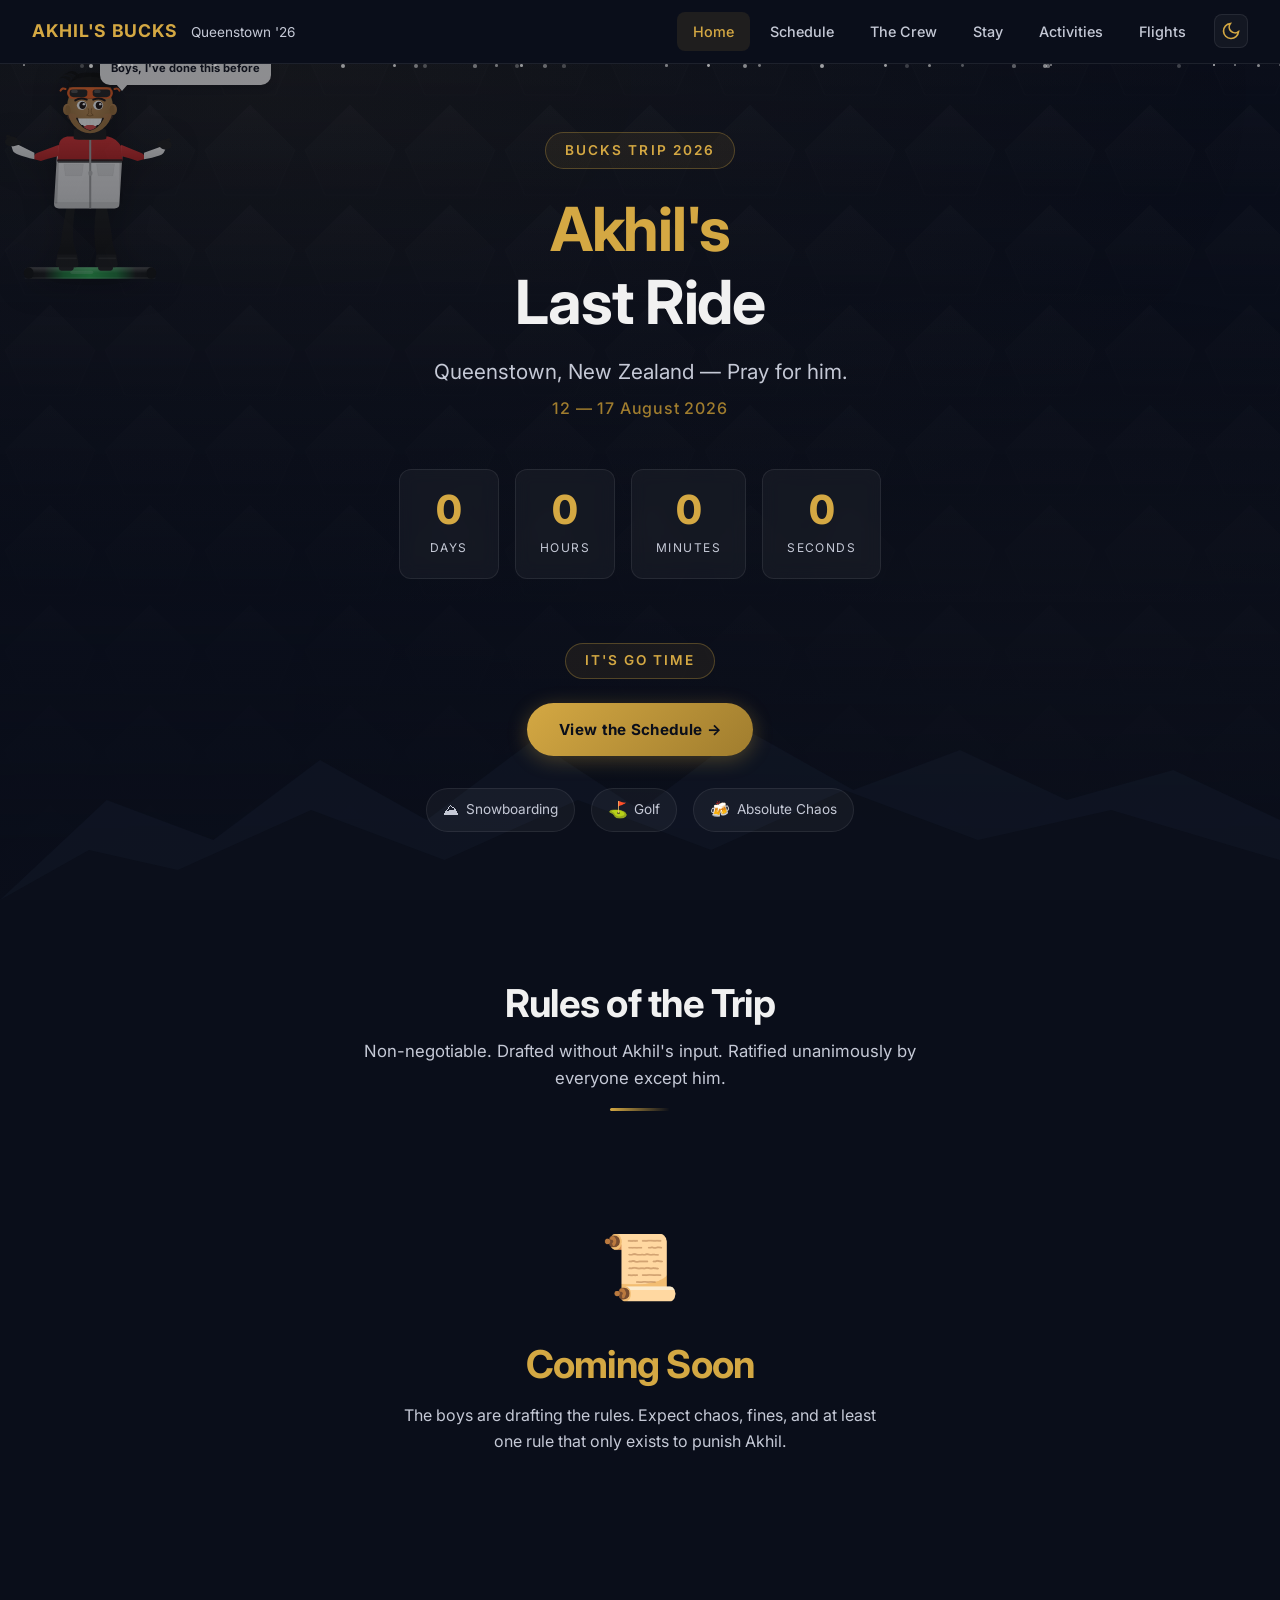
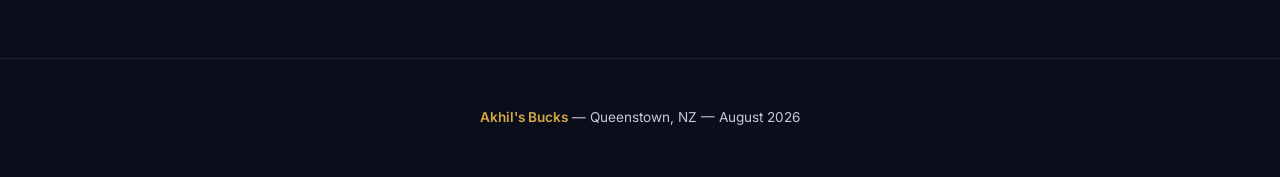
<file: index.html>
<!DOCTYPE html>
<html lang="en">
<head>
  <meta charset="UTF-8">
  <meta name="viewport" content="width=device-width, initial-scale=1.0">
  <title>Akhil's Bucks Trip — Queenstown 2026</title>
  <link rel="preconnect" href="https://fonts.googleapis.com">
  <link href="https://fonts.googleapis.com/css2?family=Inter:wght@400;500;600;700;800&display=swap" rel="stylesheet">
  <link rel="stylesheet" href="css/style.css">
  <script>(function(){var t=localStorage.getItem('akhilsbucks-theme')||'dark';document.documentElement.setAttribute('data-theme',t)})()</script>
</head>
<body>

  <!-- NAV -->
  <nav class="navbar">
    <a href="index.html" class="nav-brand">Akhil's Bucks <span>Queenstown '26</span></a>
    <div class="nav-right">
      <ul class="nav-links">
        <li><a href="index.html">Home</a></li>
        <li><a href="schedule.html">Schedule</a></li>
        <li><a href="crew.html">The Crew</a></li>
        <li><a href="accommodation.html">Stay</a></li>
        <li><a href="activities.html">Activities</a></li>
        <li><a href="flights.html">Flights</a></li>
      </ul>
      <button class="theme-toggle" id="theme-toggle" aria-label="Toggle light/dark theme">
        <svg class="theme-icon sun" viewBox="0 0 24 24" width="20" height="20" fill="none" stroke="currentColor" stroke-width="2"><circle cx="12" cy="12" r="5"/><path d="M12 1v2M12 21v2M4.22 4.22l1.42 1.42M18.36 18.36l1.42 1.42M1 12h2M21 12h2M4.22 19.78l1.42-1.42M18.36 5.64l1.42-1.42"/></svg>
        <svg class="theme-icon moon" viewBox="0 0 24 24" width="20" height="20" fill="none" stroke="currentColor" stroke-width="2"><path d="M21 12.79A9 9 0 1 1 11.21 3 7 7 0 0 0 21 12.79z"/></svg>
      </button>
    </div>
  </nav>

  <!-- Mobile nav -->
  <button class="mob-hamburger" id="mob-hamburger" aria-label="Open menu"><span></span><span></span><span></span></button>
  <div class="mob-overlay" id="mob-overlay">
    <button class="mob-overlay-close" id="mob-close" aria-label="Close menu">&times;</button>
    <a href="index.html">Home</a>
    <a href="schedule.html">Schedule</a>
    <a href="crew.html">The Crew</a>
    <a href="accommodation.html">Stay</a>
    <a href="activities.html">Activities</a>
    <a href="flights.html">Flights</a>
    <button class="mob-theme-link" aria-label="Toggle theme">
      <svg class="theme-icon sun" viewBox="0 0 24 24" width="22" height="22" fill="none" stroke="currentColor" stroke-width="2"><circle cx="12" cy="12" r="5"/><path d="M12 1v2M12 21v2M4.22 4.22l1.42 1.42M18.36 18.36l1.42 1.42M1 12h2M21 12h2M4.22 19.78l1.42-1.42M18.36 5.64l1.42-1.42"/></svg>
      <svg class="theme-icon moon" viewBox="0 0 24 24" width="22" height="22" fill="none" stroke="currentColor" stroke-width="2"><path d="M21 12.79A9 9 0 1 1 11.21 3 7 7 0 0 0 21 12.79z"/></svg>
    </button>
  </div>

  <main>
    <!-- HERO -->
    <section class="hero">

      <!-- SNOWFALL -->
      <div class="hero-snowfall" id="hero-snow-container"></div>

      <!-- SNOWBOARDER -->
      <div class="hero-boarder">
        <div class="hb-rider">
          <div class="hb-inner">
            <div class="hb-speech">Boys, I've done this before</div>
            <svg class="hb-svg" viewBox="0 0 220 280" xmlns="http://www.w3.org/2000/svg">
              <defs>
                <linearGradient id="hb-skin" x1="0" y1="0" x2="0.2" y2="1"><stop offset="0" stop-color="#b8844e"/><stop offset="1" stop-color="#9a6e3a"/></linearGradient>
                <radialGradient id="hb-face" cx="0.5" cy="0.4" r="0.5"><stop offset="0" stop-color="#c49058"/><stop offset="1" stop-color="#a07540"/></radialGradient>
                <linearGradient id="hb-jw" x1="0" y1="0" x2="0" y2="1"><stop offset="0" stop-color="#f5f5f5"/><stop offset=".5" stop-color="#e8e8e8"/><stop offset="1" stop-color="#dcdcdc"/></linearGradient>
                <linearGradient id="hb-jr" x1="0" y1="0" x2="0" y2="1"><stop offset="0" stop-color="#d43030"/><stop offset="1" stop-color="#b42020"/></linearGradient>
                <linearGradient id="hb-brd" x1="0" y1="0" x2="1" y2="0"><stop offset="0" stop-color="#111"/><stop offset=".15" stop-color="#1a1a1a"/><stop offset=".3" stop-color="#1f7a3a"/><stop offset=".5" stop-color="#2ca84e"/><stop offset=".7" stop-color="#1f7a3a"/><stop offset=".85" stop-color="#1a1a1a"/><stop offset="1" stop-color="#111"/></linearGradient>
                <linearGradient id="hb-bs" x1="0" y1="0" x2="0" y2="1"><stop offset="0" stop-color="rgba(255,255,255,0.25)"/><stop offset="1" stop-color="rgba(255,255,255,0)"/></linearGradient>
                <linearGradient id="hb-pnt" x1="0" y1="0" x2="0" y2="1"><stop offset="0" stop-color="#1a1a1a"/><stop offset="1" stop-color="#111"/></linearGradient>
              </defs>
              <g class="hb-bounce">
                <ellipse cx="110" cy="262" rx="50" ry="8" fill="rgba(0,0,0,0.15)"/>
                <g class="hb-board-tilt">
                  <rect x="30" y="248" width="160" height="14" rx="7" fill="url(#hb-brd)"/>
                  <rect x="30" y="248" width="160" height="7" rx="7" fill="url(#hb-bs)"/>
                  <rect x="30" y="260" width="160" height="2" rx="1" fill="rgba(255,255,255,0.1)"/>
                  <rect x="86" y="252" width="28" height="4" rx="2" fill="rgba(255,255,255,0.15)"/>
                  <rect x="72" y="244" width="18" height="8" rx="3" fill="#222"/><rect x="74" y="244" width="14" height="3" rx="1.5" fill="#333"/>
                  <rect x="120" y="244" width="18" height="8" rx="3" fill="#222"/><rect x="122" y="244" width="14" height="3" rx="1.5" fill="#333"/>
                  <ellipse cx="35" cy="255" rx="6" ry="7" fill="#111"/><ellipse cx="185" cy="255" rx="6" ry="7" fill="#111"/>
                  <g>
                    <circle class="hb-spray" cx="190" cy="252" r="4" fill="white" style="--sx:35px;--sy:-25px"/>
                    <circle class="hb-spray" cx="188" cy="256" r="3.5" fill="white" style="--sx:40px;--sy:-15px"/>
                    <circle class="hb-spray" cx="192" cy="248" r="3" fill="white" style="--sx:30px;--sy:-30px"/>
                    <circle class="hb-spray" cx="186" cy="260" r="2.5" fill="white" style="--sx:45px;--sy:-10px"/>
                    <circle class="hb-spray" cx="194" cy="254" r="2" fill="rgba(220,235,255,0.9)" style="--sx:50px;--sy:-20px"/>
                    <circle class="hb-spray" cx="184" cy="250" r="3" fill="white" style="--sx:25px;--sy:-28px"/>
                    <circle class="hb-spray" cx="196" cy="258" r="2.5" fill="rgba(220,235,255,0.8)" style="--sx:42px;--sy:-8px"/>
                    <circle class="hb-spray" cx="190" cy="246" r="2" fill="white" style="--sx:35px;--sy:-35px"/>
                    <circle class="hb-spray" cx="182" cy="254" r="3.5" fill="rgba(220,235,255,0.85)" style="--sx:38px;--sy:-18px"/>
                    <circle class="hb-spray" cx="198" cy="250" r="1.8" fill="white" style="--sx:48px;--sy:-25px"/>
                    <circle class="hb-spray" cx="188" cy="262" r="2.8" fill="rgba(220,235,255,0.7)" style="--sx:32px;--sy:-5px"/>
                    <circle class="hb-spray" cx="195" cy="244" r="2.2" fill="white" style="--sx:28px;--sy:-38px"/>
                  </g>
                </g>
                <path d="M70,232 L68,244 Q68,248 74,248 L92,248 Q96,248 96,244 L94,232 Z" fill="#1a1a1a"/>
                <path d="M118,232 L116,244 Q116,248 122,248 L140,248 Q144,248 144,244 L142,232 Z" fill="#1a1a1a"/>
                <rect x="70" y="236" width="24" height="2" rx="1" fill="#2a2a2a"/><rect x="120" y="236" width="22" height="2" rx="1" fill="#2a2a2a"/>
                <path d="M82,172 Q76,200 74,220 L70,232 L94,232 L90,220 Q88,200 92,172 Z" fill="url(#hb-pnt)"/>
                <path d="M118,172 Q114,200 116,220 L118,232 L142,232 L138,220 Q136,200 130,172 Z" fill="url(#hb-pnt)"/>
                <g class="hb-jacket-flap">
                  <path d="M72,100 Q70,98 70,104 L66,170 Q66,176 72,176 L140,176 Q146,176 146,170 L150,104 Q150,98 148,100 Z" fill="url(#hb-jw)"/>
                  <path d="M72,100 Q72,90 82,88 L132,88 Q142,90 148,100 L150,118 L70,118 Z" fill="url(#hb-jr)"/>
                  <rect x="70" y="116" width="80" height="4" rx="1" fill="#1a1a1a" opacity="0.8"/>
                  <rect x="109" y="88" width="2.5" height="88" rx="1" fill="#a0a0a0"/>
                  <rect x="108" y="130" width="5" height="6" rx="2" fill="#bbb"/>
                  <path d="M78,122 L102,122 L100,136 L80,136 Z" fill="rgba(0,0,0,0.06)" stroke="rgba(0,0,0,0.1)" stroke-width="0.5"/>
                  <path d="M118,122 L140,122 L138,136 L120,136 Z" fill="rgba(0,0,0,0.06)" stroke="rgba(0,0,0,0.1)" stroke-width="0.5"/>
                  <rect x="66" y="168" width="80" height="8" rx="2" fill="rgba(0,0,0,0.08)"/>
                  <path d="M66,120 L72,120 L70,170 L66,170 Z" fill="rgba(0,0,0,0.15)"/>
                  <path d="M146,120 L150,120 L150,170 L146,170 Z" fill="rgba(0,0,0,0.15)"/>
                </g>
                <g>
                  <path d="M72,98 L46,108 Q40,110 42,116 L50,118 Q56,116 72,112 Z" fill="url(#hb-jr)"/>
                  <path d="M42,108 L18,96 Q14,94 14,100 L16,106 Q18,110 42,116 Z" fill="url(#hb-jw)"/>
                  <rect x="14" y="94" width="12" height="5" rx="2" fill="#1a1a1a" transform="rotate(-15, 20, 97)"/>
                  <ellipse cx="14" cy="94" rx="8" ry="6" fill="#1a1a1a" transform="rotate(-10, 14, 94)"/>
                  <path d="M8,90 Q6,86 10,86 L14,88" fill="#1a1a1a"/>
                </g>
                <g>
                  <path d="M148,98 L172,108 Q178,110 176,116 L168,118 Q162,116 148,112 Z" fill="url(#hb-jr)"/>
                  <path d="M176,108 L198,100 Q202,98 202,104 L200,108 Q198,112 176,116 Z" fill="url(#hb-jw)"/>
                  <rect x="192" y="96" width="12" height="5" rx="2" fill="#1a1a1a" transform="rotate(15, 198, 99)"/>
                  <ellipse cx="202" cy="98" rx="8" ry="6" fill="#1a1a1a" transform="rotate(10, 202, 98)"/>
                  <path d="M208,94 Q210,90 206,90 L202,92" fill="#1a1a1a"/>
                </g>
                <rect x="96" y="74" width="28" height="18" rx="6" fill="url(#hb-skin)"/>
                <path d="M90,82 Q90,78 96,78 L124,78 Q130,78 130,82 L130,90 Q130,92 124,92 L96,92 Q90,92 90,90 Z" fill="#1a1a1a"/>
                <g class="hb-hair">
                  <ellipse cx="110" cy="52" rx="28" ry="32" fill="url(#hb-face)"/>
                  <ellipse cx="82" cy="55" rx="5" ry="7" fill="url(#hb-skin)"/><ellipse cx="83" cy="55" rx="3" ry="5" fill="#9a6e3a"/>
                  <ellipse cx="138" cy="55" rx="5" ry="7" fill="url(#hb-skin)"/><ellipse cx="137" cy="55" rx="3" ry="5" fill="#9a6e3a"/>
                  <ellipse cx="110" cy="28" rx="28" ry="14" fill="#0e0e0e"/>
                  <path d="M82,40 Q80,28 86,20 Q92,14 110,14 Q128,14 134,20 Q140,28 138,40" fill="#111"/>
                  <path d="M86,24 Q90,8 110,10 Q130,8 134,24 Q130,16 110,15 Q90,16 86,24 Z" fill="#0a0a0a"/>
                  <path d="M86,22 Q78,14 72,18 Q76,12 86,16 Z" fill="#0e0e0e"/>
                  <path d="M90,18 Q82,10 76,14 Q80,8 90,14 Z" fill="#111"/>
                  <path d="M96,16 Q86,8 80,12 Q88,4 96,12 Z" fill="#0a0a0a"/>
                  <path d="M80,30 Q76,28 74,32" stroke="#e85d20" stroke-width="2.5" fill="none" stroke-linecap="round"/>
                  <path d="M140,30 Q144,28 146,32" stroke="#e85d20" stroke-width="2.5" fill="none" stroke-linecap="round"/>
                  <rect x="82" y="28" width="56" height="14" rx="7" fill="#e85d20"/>
                  <rect x="85" y="30" width="22" height="10" rx="5" fill="#222"/><rect x="87" y="31" width="8" height="4" rx="2" fill="rgba(255,255,255,0.2)"/>
                  <rect x="113" y="30" width="22" height="10" rx="5" fill="#222"/><rect x="115" y="31" width="8" height="4" rx="2" fill="rgba(255,255,255,0.2)"/>
                  <rect x="107" y="33" width="6" height="5" rx="2" fill="#e85d20"/>
                  <rect x="84" y="28" width="52" height="3" rx="1.5" fill="#f07030" opacity="0.6"/>
                  <path d="M92,44 Q98,40 106,43" stroke="#1a1212" stroke-width="2.5" fill="none" stroke-linecap="round"/>
                  <path d="M114,43 Q122,40 128,44" stroke="#1a1212" stroke-width="2.5" fill="none" stroke-linecap="round"/>
                  <ellipse cx="100" cy="50" rx="6" ry="5.5" fill="white"/><ellipse cx="101" cy="50" rx="4" ry="4.5" fill="#1a1212"/><circle cx="102.5" cy="48.5" r="1.5" fill="white"/>
                  <ellipse cx="120" cy="50" rx="6" ry="5.5" fill="white"/><ellipse cx="121" cy="50" rx="4" ry="4.5" fill="#1a1212"/><circle cx="122.5" cy="48.5" r="1.5" fill="white"/>
                  <path d="M108,54 Q110,60 106,62 Q110,64 114,62 Q110,60 112,54" fill="none" stroke="#8a6030" stroke-width="1.2" stroke-linecap="round"/>
                  <path d="M94,66 Q100,78 110,80 Q120,78 126,66" stroke="#1a1212" stroke-width="2" fill="#fff" stroke-linecap="round"/>
                  <clipPath id="hb-mouth"><path d="M94,66 Q100,78 110,80 Q120,78 126,66 Z"/></clipPath>
                  <g clip-path="url(#hb-mouth)">
                    <rect x="96" y="66" width="28" height="8" fill="white"/>
                    <line x1="100" y1="66" x2="100" y2="73" stroke="rgba(0,0,0,0.06)" stroke-width="0.5"/>
                    <line x1="106" y1="66" x2="106" y2="74" stroke="rgba(0,0,0,0.06)" stroke-width="0.5"/>
                    <line x1="110" y1="66" x2="110" y2="74" stroke="rgba(0,0,0,0.06)" stroke-width="0.5"/>
                    <line x1="114" y1="66" x2="114" y2="74" stroke="rgba(0,0,0,0.06)" stroke-width="0.5"/>
                    <line x1="120" y1="66" x2="120" y2="73" stroke="rgba(0,0,0,0.06)" stroke-width="0.5"/>
                    <ellipse cx="110" cy="80" rx="10" ry="6" fill="#c44040"/><ellipse cx="110" cy="78" rx="8" ry="4" fill="#d44848"/>
                  </g>
                  <ellipse cx="88" cy="64" rx="6" ry="4" fill="#cc7850" opacity="0.25"/>
                  <ellipse cx="132" cy="64" rx="6" ry="4" fill="#cc7850" opacity="0.25"/>
                  <path d="M92,70 Q90,72 92,74" stroke="#9a6e3a" stroke-width="1" fill="none" opacity="0.4"/>
                  <path d="M128,70 Q130,72 128,74" stroke="#9a6e3a" stroke-width="1" fill="none" opacity="0.4"/>
                </g>
              </g>
            </svg>
          </div>
        </div>
      </div>

      <div class="hero-eyebrow">Bucks Trip 2026</div>
      <h1>
        <span class="gold">Akhil's</span>
        Last Ride
      </h1>
      <p class="hero-subtitle">Queenstown, New Zealand &mdash; Pray for him.</p>
      <p class="hero-dates">12 — 17 August 2026</p>

      <!-- COUNTDOWN -->
      <div class="countdown">
        <div class="countdown-unit">
          <span class="countdown-number" id="cd-days">--</span>
          <span class="countdown-label">Days</span>
        </div>
        <div class="countdown-unit">
          <span class="countdown-number" id="cd-hours">--</span>
          <span class="countdown-label">Hours</span>
        </div>
        <div class="countdown-unit">
          <span class="countdown-number" id="cd-minutes">--</span>
          <span class="countdown-label">Minutes</span>
        </div>
        <div class="countdown-unit">
          <span class="countdown-number" id="cd-seconds">--</span>
          <span class="countdown-label">Seconds</span>
        </div>
      </div>

      <a href="schedule.html" class="cta">View the Schedule &rarr;</a>

      <div class="info-strip">
        <span class="info-chip"><span class="icon">&#9968;</span> Snowboarding</span>
        <span class="info-chip"><span class="icon">&#9971;</span> Golf</span>
        <span class="info-chip"><span class="icon">&#127867;</span> Absolute Chaos</span>
      </div>

      <!-- Mountain silhouette -->
      <div class="hero-mountains">
        <svg viewBox="0 0 1440 200" preserveAspectRatio="none" xmlns="http://www.w3.org/2000/svg">
          <polygon fill="#111827" fill-opacity="0.6" points="0,200 120,100 240,140 360,60 480,120 600,40 720,110 840,30 960,90 1080,50 1200,100 1320,70 1440,120 1440,200"/>
          <polygon fill="#0a0e1a" fill-opacity="0.8" points="0,200 100,150 200,170 350,110 500,160 650,100 800,150 950,90 1100,140 1250,110 1440,160 1440,200"/>
        </svg>
      </div>
    </section>

    <!-- RULES -->
    <section class="section">
      <div class="container">
        <div class="section-header">
          <h2>Rules of the Trip</h2>
          <p>Non-negotiable. Drafted without Akhil's input. Ratified unanimously by everyone except him.</p>
          <div class="section-divider"></div>
        </div>
        <div class="coming-soon-wrap">
          <div class="coming-soon-icon">&#128220;</div>
          <h2>Coming Soon</h2>
          <p>The boys are drafting the rules. Expect chaos, fines, and at least one rule that only exists to punish Akhil.</p>
        </div>
      </div>
    </section>
  </main>

  <!-- FOOTER -->
  <footer class="footer">
    <p><span class="gold">Akhil's Bucks</span> &mdash; Queenstown, NZ &mdash; August 2026</p>
  </footer>

  <script src="js/main.js"></script>
</body>
</html>
</file>
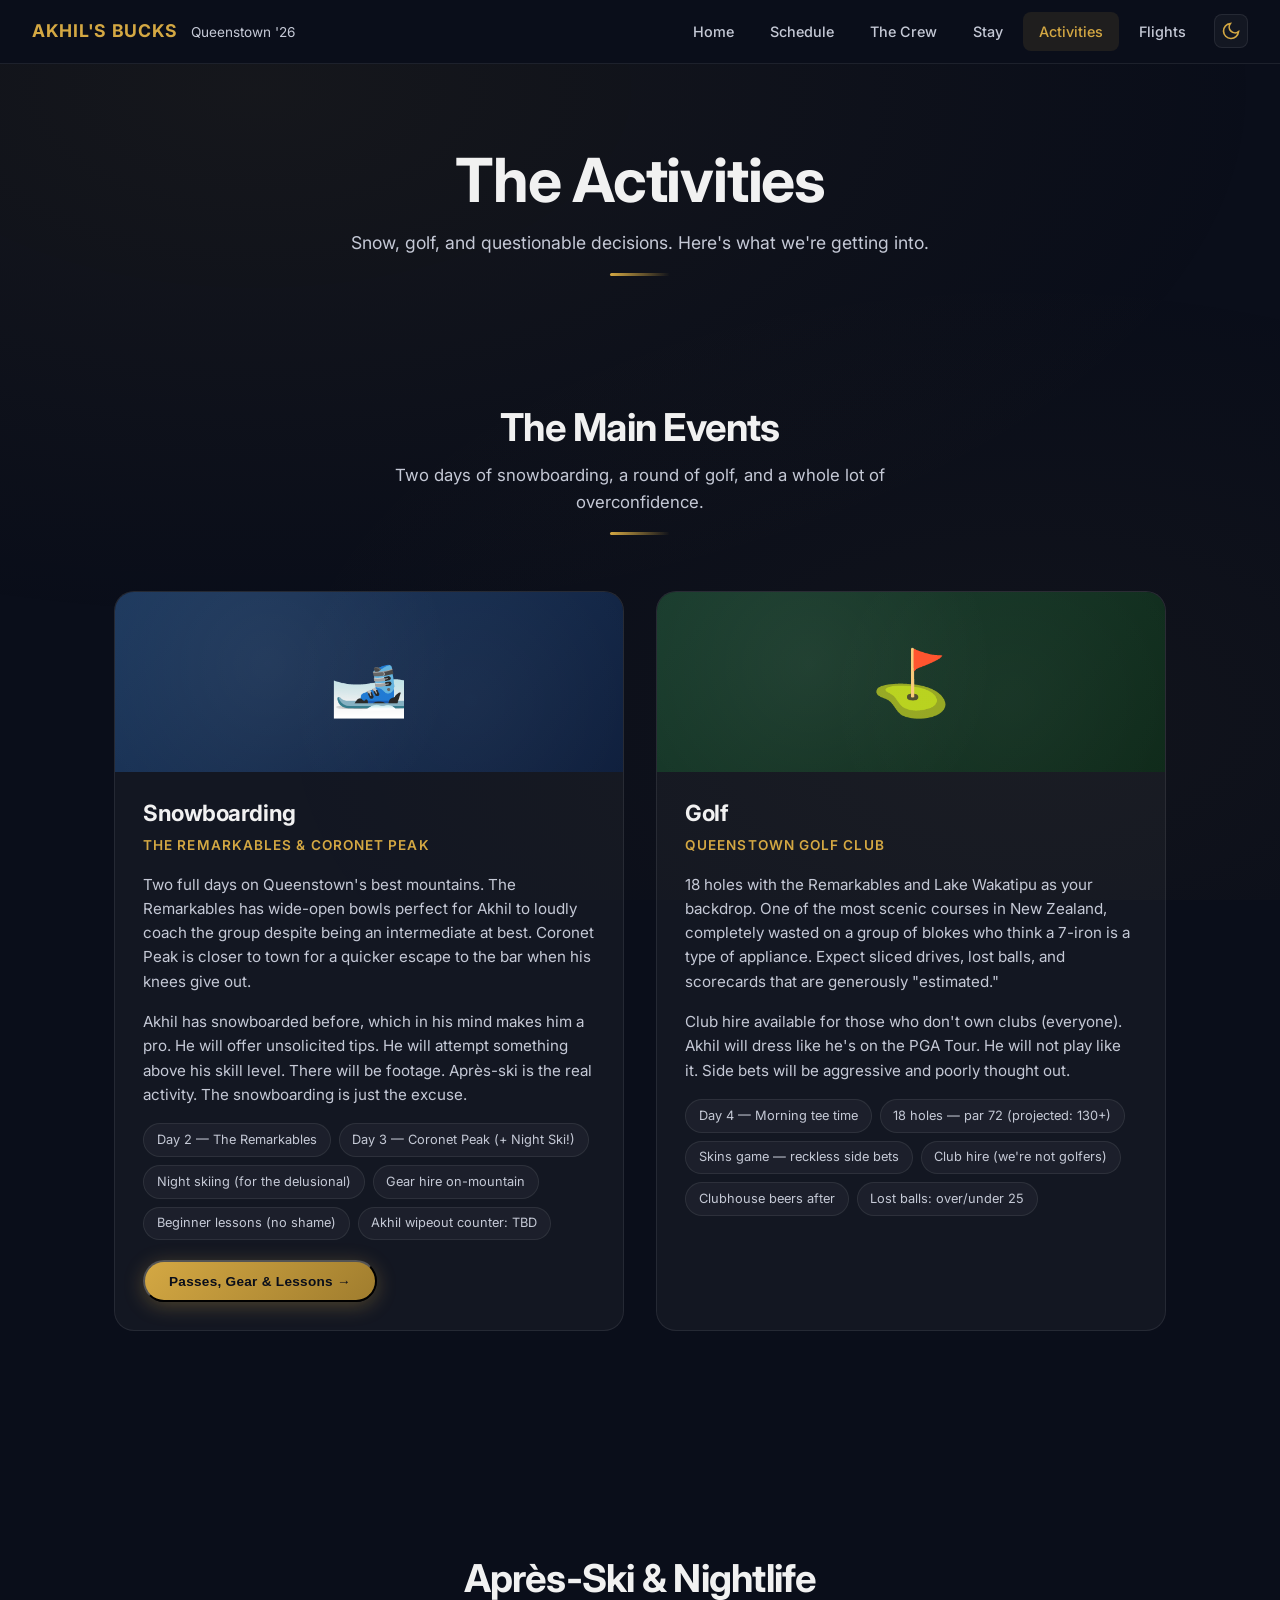
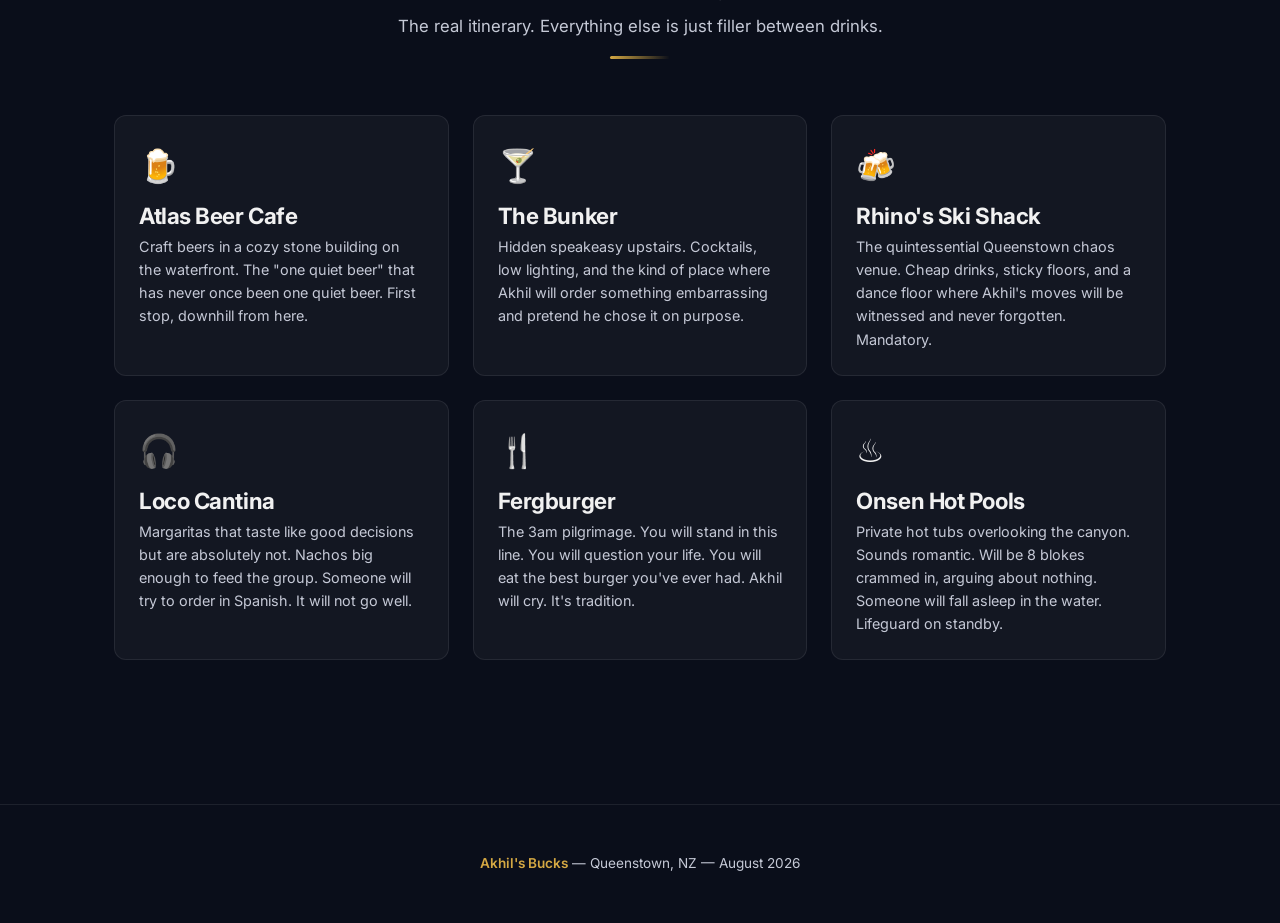
<file: activities.html>
<!DOCTYPE html>
<html lang="en">
<head>
  <meta charset="UTF-8">
  <meta name="viewport" content="width=device-width, initial-scale=1.0">
  <title>Activities — Akhil's Bucks Trip</title>
  <link rel="preconnect" href="https://fonts.googleapis.com">
  <link href="https://fonts.googleapis.com/css2?family=Inter:wght@400;500;600;700;800&display=swap" rel="stylesheet">
  <link rel="stylesheet" href="css/style.css">
  <script>(function(){var t=localStorage.getItem('akhilsbucks-theme')||'dark';document.documentElement.setAttribute('data-theme',t)})()</script>
</head>
<body>

  <!-- NAV -->
  <nav class="navbar">
    <a href="index.html" class="nav-brand">Akhil's Bucks <span>Queenstown '26</span></a>
    <div class="nav-right">
      <ul class="nav-links">
        <li><a href="index.html">Home</a></li>
        <li><a href="schedule.html">Schedule</a></li>
        <li><a href="crew.html">The Crew</a></li>
        <li><a href="accommodation.html">Stay</a></li>
        <li><a href="activities.html">Activities</a></li>
        <li><a href="flights.html">Flights</a></li>
      </ul>
      <button class="theme-toggle" id="theme-toggle" aria-label="Toggle light/dark theme">
        <svg class="theme-icon sun" viewBox="0 0 24 24" width="20" height="20" fill="none" stroke="currentColor" stroke-width="2"><circle cx="12" cy="12" r="5"/><path d="M12 1v2M12 21v2M4.22 4.22l1.42 1.42M18.36 18.36l1.42 1.42M1 12h2M21 12h2M4.22 19.78l1.42-1.42M18.36 5.64l1.42-1.42"/></svg>
        <svg class="theme-icon moon" viewBox="0 0 24 24" width="20" height="20" fill="none" stroke="currentColor" stroke-width="2"><path d="M21 12.79A9 9 0 1 1 11.21 3 7 7 0 0 0 21 12.79z"/></svg>
      </button>
    </div>
  </nav>

  <!-- Mobile nav -->
  <button class="mob-hamburger" id="mob-hamburger" aria-label="Open menu"><span></span><span></span><span></span></button>
  <div class="mob-overlay" id="mob-overlay">
    <button class="mob-overlay-close" id="mob-close" aria-label="Close menu">&times;</button>
    <a href="index.html">Home</a>
    <a href="schedule.html">Schedule</a>
    <a href="crew.html">The Crew</a>
    <a href="accommodation.html">Stay</a>
    <a href="activities.html">Activities</a>
    <a href="flights.html">Flights</a>
    <button class="mob-theme-link" aria-label="Toggle theme">
      <svg class="theme-icon sun" viewBox="0 0 24 24" width="22" height="22" fill="none" stroke="currentColor" stroke-width="2"><circle cx="12" cy="12" r="5"/><path d="M12 1v2M12 21v2M4.22 4.22l1.42 1.42M18.36 18.36l1.42 1.42M1 12h2M21 12h2M4.22 19.78l1.42-1.42M18.36 5.64l1.42-1.42"/></svg>
      <svg class="theme-icon moon" viewBox="0 0 24 24" width="22" height="22" fill="none" stroke="currentColor" stroke-width="2"><path d="M21 12.79A9 9 0 1 1 11.21 3 7 7 0 0 0 21 12.79z"/></svg>
    </button>
  </div>

  <main>
    <section class="page-hero">
      <h1>The <span class="gold">Activities</span></h1>
      <p>Snow, golf, and questionable decisions. Here's what we're getting into.</p>
      <div class="section-divider"></div>
    </section>

    <!-- MAIN ACTIVITIES -->
    <section class="section">
      <div class="container">
        <div class="section-header">
          <h2>The Main Events</h2>
          <p>Two days of snowboarding, a round of golf, and a whole lot of overconfidence.</p>
          <div class="section-divider"></div>
        </div>

        <div class="activity-grid">

          <!-- SNOWBOARDING -->
          <div class="activity-card observe">
            <div class="activity-banner snow">&#127935;</div>
            <div class="activity-body">
              <h3>Snowboarding</h3>
              <div class="subtitle">The Remarkables &amp; Coronet Peak</div>
              <p>Two full days on Queenstown's best mountains. The Remarkables has wide-open bowls perfect for Akhil to loudly coach the group despite being an intermediate at best. Coronet Peak is closer to town for a quicker escape to the bar when his knees give out.</p>
              <p>Akhil has snowboarded before, which in his mind makes him a pro. He will offer unsolicited tips. He will attempt something above his skill level. There will be footage. Apr&egrave;s-ski is the real activity. The snowboarding is just the excuse.</p>
              <ul class="activity-details">
                <li>Day 2 &mdash; The Remarkables</li>
                <li>Day 3 &mdash; Coronet Peak (+ Night Ski!)</li>
                <li>Night skiing (for the delusional)</li>
                <li>Gear hire on-mountain</li>
                <li>Beginner lessons (no shame)</li>
                <li>Akhil wipeout counter: TBD</li>
              </ul>
              <button class="cta" id="snow-modal-open" style="margin-top:1.25rem;font-size:0.85rem;padding:0.7rem 1.5rem">Passes, Gear &amp; Lessons &rarr;</button>
            </div>
          </div>

          <!-- GOLF -->
          <div class="activity-card observe">
            <div class="activity-banner golf">&#9971;</div>
            <div class="activity-body">
              <h3>Golf</h3>
              <div class="subtitle">Queenstown Golf Club</div>
              <p>18 holes with the Remarkables and Lake Wakatipu as your backdrop. One of the most scenic courses in New Zealand, completely wasted on a group of blokes who think a 7-iron is a type of appliance. Expect sliced drives, lost balls, and scorecards that are generously "estimated."</p>
              <p>Club hire available for those who don't own clubs (everyone). Akhil will dress like he's on the PGA Tour. He will not play like it. Side bets will be aggressive and poorly thought out.</p>
              <ul class="activity-details">
                <li>Day 4 &mdash; Morning tee time</li>
                <li>18 holes &mdash; par 72 (projected: 130+)</li>
                <li>Skins game &mdash; reckless side bets</li>
                <li>Club hire (we're not golfers)</li>
                <li>Clubhouse beers after</li>
                <li>Lost balls: over/under 25</li>
              </ul>
            </div>
          </div>

        </div>
      </div>
    </section>

    <!-- APRES & NIGHTLIFE -->
    <section class="section">
      <div class="container">
        <div class="section-header">
          <h2>Apr&egrave;s-Ski &amp; Nightlife</h2>
          <p>The real itinerary. Everything else is just filler between drinks.</p>
          <div class="section-divider"></div>
        </div>

        <div class="nightlife-grid">

          <div class="nightlife-card observe">
            <span class="icon">&#127866;</span>
            <h3>Atlas Beer Cafe</h3>
            <p>Craft beers in a cozy stone building on the waterfront. The "one quiet beer" that has never once been one quiet beer. First stop, downhill from here.</p>
          </div>

          <div class="nightlife-card observe">
            <span class="icon">&#127864;</span>
            <h3>The Bunker</h3>
            <p>Hidden speakeasy upstairs. Cocktails, low lighting, and the kind of place where Akhil will order something embarrassing and pretend he chose it on purpose.</p>
          </div>

          <div class="nightlife-card observe">
            <span class="icon">&#127867;</span>
            <h3>Rhino's Ski Shack</h3>
            <p>The quintessential Queenstown chaos venue. Cheap drinks, sticky floors, and a dance floor where Akhil's moves will be witnessed and never forgotten. Mandatory.</p>
          </div>

          <div class="nightlife-card observe">
            <span class="icon">&#127911;</span>
            <h3>Loco Cantina</h3>
            <p>Margaritas that taste like good decisions but are absolutely not. Nachos big enough to feed the group. Someone will try to order in Spanish. It will not go well.</p>
          </div>

          <div class="nightlife-card observe">
            <span class="icon">&#127860;</span>
            <h3>Fergburger</h3>
            <p>The 3am pilgrimage. You will stand in this line. You will question your life. You will eat the best burger you've ever had. Akhil will cry. It's tradition.</p>
          </div>

          <div class="nightlife-card observe">
            <span class="icon">&#9832;</span>
            <h3>Onsen Hot Pools</h3>
            <p>Private hot tubs overlooking the canyon. Sounds romantic. Will be 8 blokes crammed in, arguing about nothing. Someone will fall asleep in the water. Lifeguard on standby.</p>
          </div>

        </div>
      </div>
    </section>
  </main>

  <footer class="footer">
    <p><span class="gold">Akhil's Bucks</span> &mdash; Queenstown, NZ &mdash; August 2026</p>
  </footer>

  <!-- SNOWBOARDING INFO MODAL -->
  <div class="modal-backdrop" id="snow-modal">
    <div class="modal">
      <button class="modal-close" id="snow-modal-close">&times;</button>
      <h2 class="modal-title">Snowboarding <span class="gold">Info</span></h2>
      <p class="modal-subtitle">Everything you need to know. All prices in NZD.</p>

      <div class="modal-tabs">
        <button class="modal-tab active" data-tab="passes">Lift Passes</button>
        <button class="modal-tab" data-tab="rental">Rental</button>
        <button class="modal-tab" data-tab="lessons">Lessons</button>
        <button class="modal-tab" data-tab="transport">Transport</button>
      </div>

      <!-- LIFT PASSES -->
      <div class="modal-panel active" id="tab-passes">
        <div class="modal-price-grid">
          <div class="modal-price-card">
            <span class="modal-price-label">1 Day</span>
            <span class="modal-price-amount">$180</span>
            <span class="modal-price-sub">per person</span>
          </div>
          <div class="modal-price-card">
            <span class="modal-price-label">2 Days</span>
            <span class="modal-price-amount">$170</span>
            <span class="modal-price-sub">per day</span>
          </div>
          <div class="modal-price-card highlight">
            <span class="modal-price-label">3 Days</span>
            <span class="modal-price-amount">$145</span>
            <span class="modal-price-sub">per day &mdash; best value</span>
          </div>
        </div>
        <ul class="modal-list">
          <li>Valid at <strong>Coronet Peak</strong>, <strong>The Remarkables</strong> and <strong>Mt Hutt</strong></li>
          <li>Hours: 9am &ndash; 4pm daily</li>
          <li>Coronet Peak Night Ski: 1pm &ndash; 9pm (Wednesdays &amp; Fridays, 24 Jun &ndash; 4 Sep)</li>
        </ul>
        <div class="modal-callout gold-callout">
          <strong>Night Ski available &mdash; Friday 14 Aug!</strong>
          <p>Our second snow day at Coronet Peak falls on a Night Ski night. Ride until 9pm under lights.</p>
        </div>
        <p class="modal-link">Book at <a href="https://www.coronetpeak.co.nz/passes-packages" target="_blank" rel="noopener">coronetpeak.co.nz/passes-packages</a></p>
      </div>

      <!-- EQUIPMENT RENTAL -->
      <div class="modal-panel" id="tab-rental">
        <div class="modal-rental-grid">
          <div class="modal-rental-card">
            <h3>Recreational</h3>
            <p class="modal-rental-tier">Beginners &amp; Novices</p>
            <ul class="modal-list">
              <li>Snowboard or skis, boots, poles or wristguards, helmet</li>
              <li>Pickup: on-mountain OR Snow Centre, 25 Shotover St, Queenstown</li>
              <li>Collect afternoon before &mdash; recommended</li>
            </ul>
            <p class="modal-note"><strong>Not included:</strong> goggles, gloves (buy on mountain), jacket &amp; pants (hire separately)</p>
          </div>
          <div class="modal-rental-card">
            <h3>Performance</h3>
            <p class="modal-rental-tier">Intermediate to Expert</p>
            <ul class="modal-list">
              <li>Latest high-end gear from top brands</li>
              <li>On-mountain pickup only</li>
              <li>Stock is limited &mdash; book in advance</li>
            </ul>
            <p class="modal-note"><strong>Not included:</strong> goggles, gloves, clothing</p>
          </div>
        </div>
        <p class="modal-link">Exact pricing varies by days booked (improves with more days). Book at <a href="https://shop.coronetpeak.co.nz" target="_blank" rel="noopener">shop.coronetpeak.co.nz</a></p>
        <p class="modal-note" style="margin-top:0.75rem">Already have some gear? Talk to Guest Services for part-set rentals.</p>
      </div>

      <!-- LESSONS -->
      <div class="modal-panel" id="tab-lessons">
        <div class="modal-price-grid" style="grid-template-columns:1fr">
          <div class="modal-price-card">
            <span class="modal-price-label">Full Day Lesson</span>
            <span class="modal-price-amount">$199</span>
            <span class="modal-price-sub">per person &mdash; 10am to 3:30pm (50 min lunch break)</span>
          </div>
        </div>
        <ul class="modal-list">
          <li>Check in by <strong>9:45am</strong> with all gear and pass ready</li>
          <li><strong>The Remarkables:</strong> meet outside base building by lesson flags on snow</li>
          <li><strong>Coronet Peak:</strong> opposite Meadows Express, Snowsports meeting area</li>
        </ul>
        <p class="modal-link">Book at <a href="https://www.coronetpeak.co.nz/passes-packages" target="_blank" rel="noopener">coronetpeak.co.nz/passes-packages</a></p>
      </div>

      <!-- TRANSPORT -->
      <div class="modal-panel" id="tab-transport">
        <h3>Coronet Peak</h3>
        <ul class="modal-list">
          <li>Departs <strong>9 Duke St</strong>, central Queenstown, regularly 7:30am &ndash; 11am</li>
          <li>Night Ski bus: departs on the hour at 12pm, 3pm, 4pm, 5pm, 6pm</li>
          <li>Returns from 1pm onwards as buses fill</li>
          <li>Night Ski returns: 6:30pm, 7:30pm, 8:30pm, 9pm</li>
        </ul>
        <h3 style="margin-top:1.5rem">The Remarkables</h3>
        <ul class="modal-list">
          <li>Departs <strong>9 Duke St</strong>, 7:30am &ndash; 9am then 10am</li>
          <li>Also departs from <strong>Frankton</strong> (opposite Frankton Bus Hub) 7:45am &ndash; 11:15am</li>
        </ul>
        <div class="modal-callout">
          <strong>Pro tip</strong>
          <p>Collect your gear from the Snow Centre (25 Shotover St) the afternoon before your ski day. Way less stress than sorting it on the mountain the morning of.</p>
        </div>
      </div>

    </div>
  </div>

  <script src="js/main.js"></script>
</body>
</html>
</file>
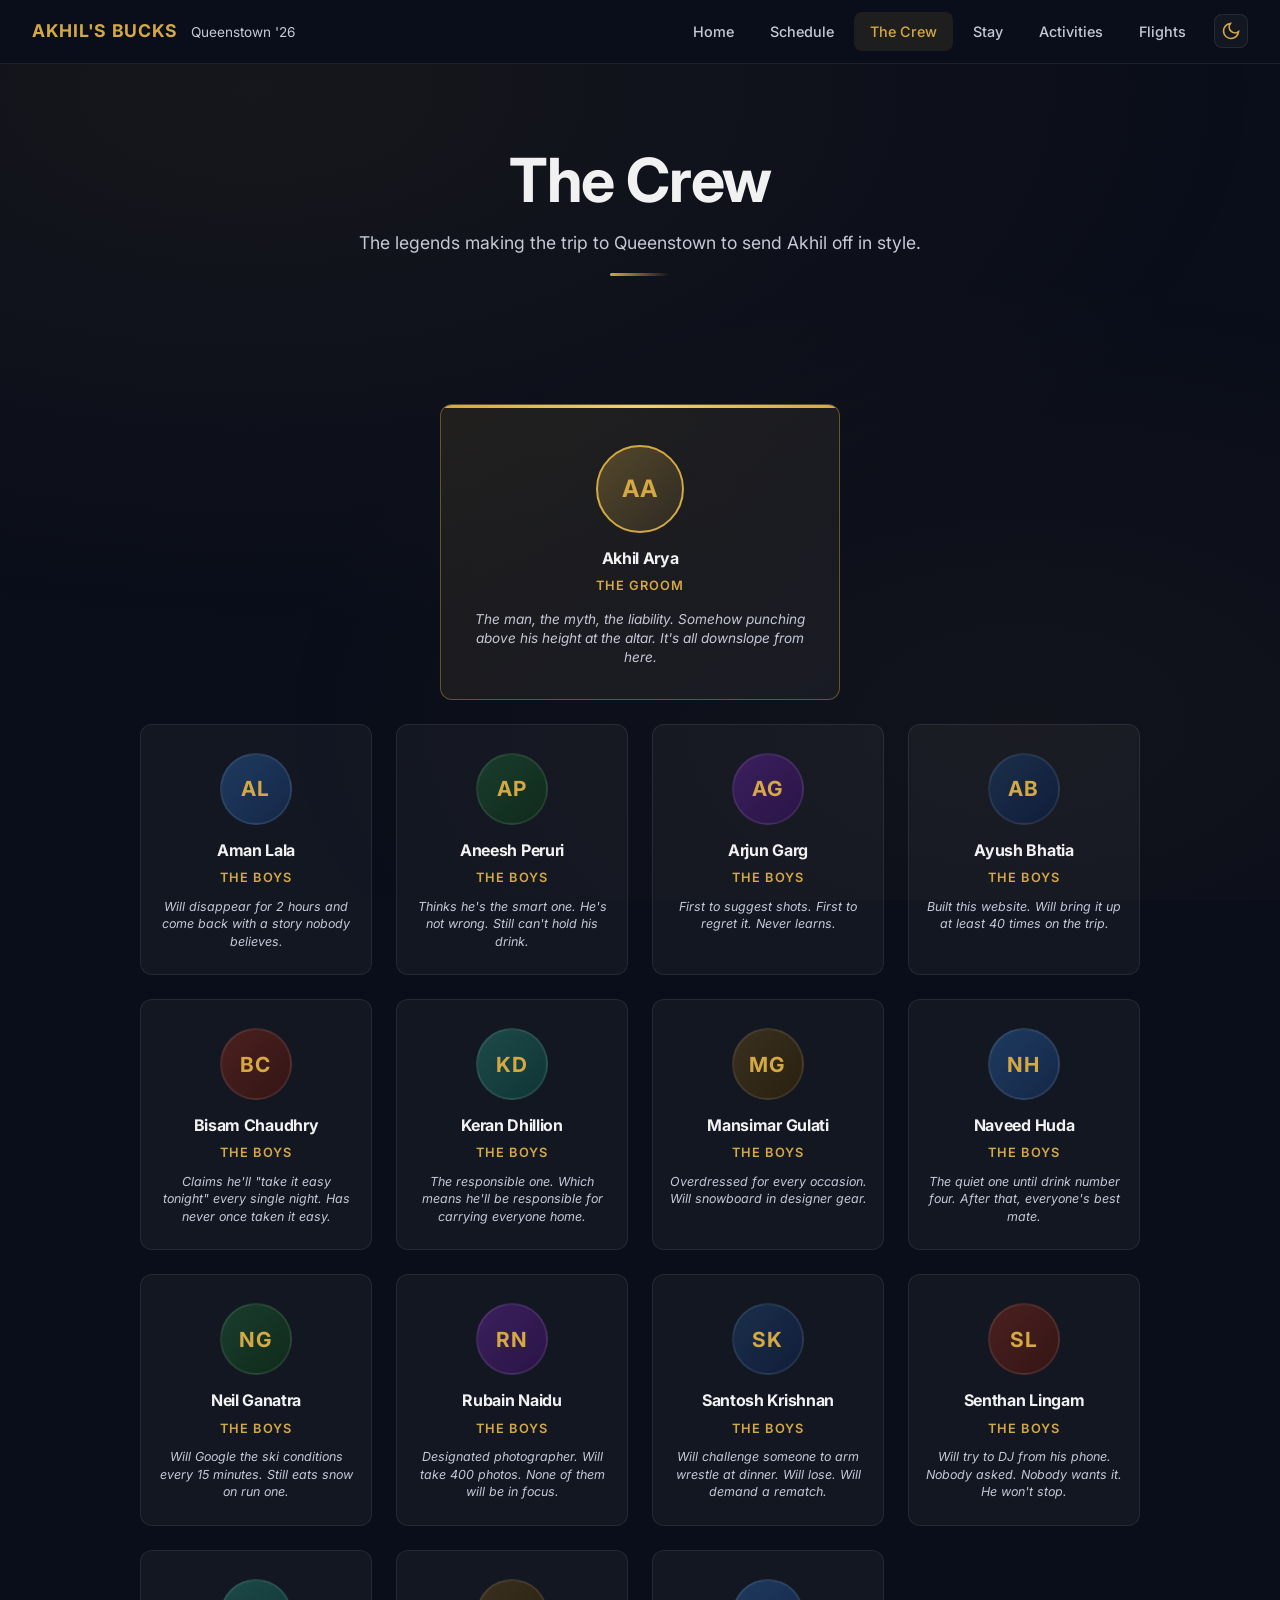
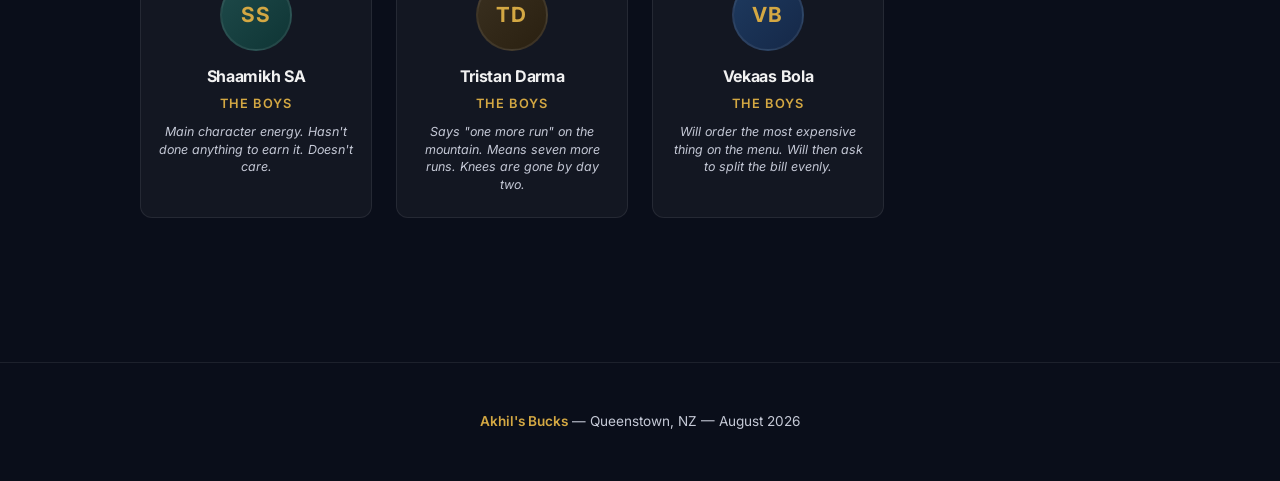
<file: crew.html>
<!DOCTYPE html>
<html lang="en">
<head>
  <meta charset="UTF-8">
  <meta name="viewport" content="width=device-width, initial-scale=1.0">
  <title>The Crew — Akhil's Bucks Trip</title>
  <link rel="preconnect" href="https://fonts.googleapis.com">
  <link href="https://fonts.googleapis.com/css2?family=Inter:wght@400;500;600;700;800&display=swap" rel="stylesheet">
  <link rel="stylesheet" href="css/style.css">
  <script>(function(){var t=localStorage.getItem('akhilsbucks-theme')||'dark';document.documentElement.setAttribute('data-theme',t)})()</script>
</head>
<body>

  <!-- NAV -->
  <nav class="navbar">
    <a href="index.html" class="nav-brand">Akhil's Bucks <span>Queenstown '26</span></a>
    <div class="nav-right">
      <ul class="nav-links">
        <li><a href="index.html">Home</a></li>
        <li><a href="schedule.html">Schedule</a></li>
        <li><a href="crew.html">The Crew</a></li>
        <li><a href="accommodation.html">Stay</a></li>
        <li><a href="activities.html">Activities</a></li>
        <li><a href="flights.html">Flights</a></li>
      </ul>
      <button class="theme-toggle" id="theme-toggle" aria-label="Toggle light/dark theme">
        <svg class="theme-icon sun" viewBox="0 0 24 24" width="20" height="20" fill="none" stroke="currentColor" stroke-width="2"><circle cx="12" cy="12" r="5"/><path d="M12 1v2M12 21v2M4.22 4.22l1.42 1.42M18.36 18.36l1.42 1.42M1 12h2M21 12h2M4.22 19.78l1.42-1.42M18.36 5.64l1.42-1.42"/></svg>
        <svg class="theme-icon moon" viewBox="0 0 24 24" width="20" height="20" fill="none" stroke="currentColor" stroke-width="2"><path d="M21 12.79A9 9 0 1 1 11.21 3 7 7 0 0 0 21 12.79z"/></svg>
      </button>
    </div>
  </nav>

  <!-- Mobile nav -->
  <button class="mob-hamburger" id="mob-hamburger" aria-label="Open menu"><span></span><span></span><span></span></button>
  <div class="mob-overlay" id="mob-overlay">
    <button class="mob-overlay-close" id="mob-close" aria-label="Close menu">&times;</button>
    <a href="index.html">Home</a>
    <a href="schedule.html">Schedule</a>
    <a href="crew.html">The Crew</a>
    <a href="accommodation.html">Stay</a>
    <a href="activities.html">Activities</a>
    <a href="flights.html">Flights</a>
    <button class="mob-theme-link" aria-label="Toggle theme">
      <svg class="theme-icon sun" viewBox="0 0 24 24" width="22" height="22" fill="none" stroke="currentColor" stroke-width="2"><circle cx="12" cy="12" r="5"/><path d="M12 1v2M12 21v2M4.22 4.22l1.42 1.42M18.36 18.36l1.42 1.42M1 12h2M21 12h2M4.22 19.78l1.42-1.42M18.36 5.64l1.42-1.42"/></svg>
      <svg class="theme-icon moon" viewBox="0 0 24 24" width="22" height="22" fill="none" stroke="currentColor" stroke-width="2"><path d="M21 12.79A9 9 0 1 1 11.21 3 7 7 0 0 0 21 12.79z"/></svg>
    </button>
  </div>

  <main>
    <section class="page-hero">
      <h1>The <span class="gold">Crew</span></h1>
      <p>The legends making the trip to Queenstown to send Akhil off in style.</p>
      <div class="section-divider"></div>
    </section>

    <section class="section">
      <div class="container">
        <div class="crew-grid">

          <!-- THE GROOM -->
          <div class="crew-card groom observe">
            <div class="crew-avatar">AA</div>
            <h3>Akhil Arya</h3>
            <span class="crew-role">The Groom</span>
            <p class="crew-bio">The man, the myth, the liability. Somehow punching above his height at the altar. It's all downslope from here.</p>
          </div>

          <!-- THE BOYS (alphabetical) -->
          <div class="crew-card observe">
            <div class="crew-avatar av-1">AL</div>
            <h3>Aman Lala</h3>
            <span class="crew-role">The Boys</span>
            <p class="crew-bio">Will disappear for 2 hours and come back with a story nobody believes.</p>
          </div>

          <div class="crew-card observe">
            <div class="crew-avatar av-2">AP</div>
            <h3>Aneesh Peruri</h3>
            <span class="crew-role">The Boys</span>
            <p class="crew-bio">Thinks he's the smart one. He's not wrong. Still can't hold his drink.</p>
          </div>

          <div class="crew-card observe">
            <div class="crew-avatar av-3">AG</div>
            <h3>Arjun Garg</h3>
            <span class="crew-role">The Boys</span>
            <p class="crew-bio">First to suggest shots. First to regret it. Never learns.</p>
          </div>

          <div class="crew-card observe">
            <div class="crew-avatar av-4">AB</div>
            <h3>Ayush Bhatia</h3>
            <span class="crew-role">The Boys</span>
            <p class="crew-bio">Built this website. Will bring it up at least 40 times on the trip.</p>
          </div>

          <div class="crew-card observe">
            <div class="crew-avatar av-5">BC</div>
            <h3>Bisam Chaudhry</h3>
            <span class="crew-role">The Boys</span>
            <p class="crew-bio">Claims he'll "take it easy tonight" every single night. Has never once taken it easy.</p>
          </div>

          <div class="crew-card observe">
            <div class="crew-avatar av-6">KD</div>
            <h3>Keran Dhillion</h3>
            <span class="crew-role">The Boys</span>
            <p class="crew-bio">The responsible one. Which means he'll be responsible for carrying everyone home.</p>
          </div>

          <div class="crew-card observe">
            <div class="crew-avatar av-7">MG</div>
            <h3>Mansimar Gulati</h3>
            <span class="crew-role">The Boys</span>
            <p class="crew-bio">Overdressed for every occasion. Will snowboard in designer gear.</p>
          </div>

          <div class="crew-card observe">
            <div class="crew-avatar av-1">NH</div>
            <h3>Naveed Huda</h3>
            <span class="crew-role">The Boys</span>
            <p class="crew-bio">The quiet one until drink number four. After that, everyone's best mate.</p>
          </div>

          <div class="crew-card observe">
            <div class="crew-avatar av-2">NG</div>
            <h3>Neil Ganatra</h3>
            <span class="crew-role">The Boys</span>
            <p class="crew-bio">Will Google the ski conditions every 15 minutes. Still eats snow on run one.</p>
          </div>

          <div class="crew-card observe">
            <div class="crew-avatar av-3">RN</div>
            <h3>Rubain Naidu</h3>
            <span class="crew-role">The Boys</span>
            <p class="crew-bio">Designated photographer. Will take 400 photos. None of them will be in focus.</p>
          </div>

          <div class="crew-card observe">
            <div class="crew-avatar av-4">SK</div>
            <h3>Santosh Krishnan</h3>
            <span class="crew-role">The Boys</span>
            <p class="crew-bio">Will challenge someone to arm wrestle at dinner. Will lose. Will demand a rematch.</p>
          </div>

          <div class="crew-card observe">
            <div class="crew-avatar av-5">SL</div>
            <h3>Senthan Lingam</h3>
            <span class="crew-role">The Boys</span>
            <p class="crew-bio">Will try to DJ from his phone. Nobody asked. Nobody wants it. He won't stop.</p>
          </div>

          <div class="crew-card observe">
            <div class="crew-avatar av-6">SS</div>
            <h3>Shaamikh SA</h3>
            <span class="crew-role">The Boys</span>
            <p class="crew-bio">Main character energy. Hasn't done anything to earn it. Doesn't care.</p>
          </div>

          <div class="crew-card observe">
            <div class="crew-avatar av-7">TD</div>
            <h3>Tristan Darma</h3>
            <span class="crew-role">The Boys</span>
            <p class="crew-bio">Says "one more run" on the mountain. Means seven more runs. Knees are gone by day two.</p>
          </div>

          <div class="crew-card observe">
            <div class="crew-avatar av-1">VB</div>
            <h3>Vekaas Bola</h3>
            <span class="crew-role">The Boys</span>
            <p class="crew-bio">Will order the most expensive thing on the menu. Will then ask to split the bill evenly.</p>
          </div>

        </div>
      </div>
    </section>
  </main>

  <footer class="footer">
    <p><span class="gold">Akhil's Bucks</span> &mdash; Queenstown, NZ &mdash; August 2026</p>
  </footer>

  <script src="js/main.js"></script>
</body>
</html>
</file>
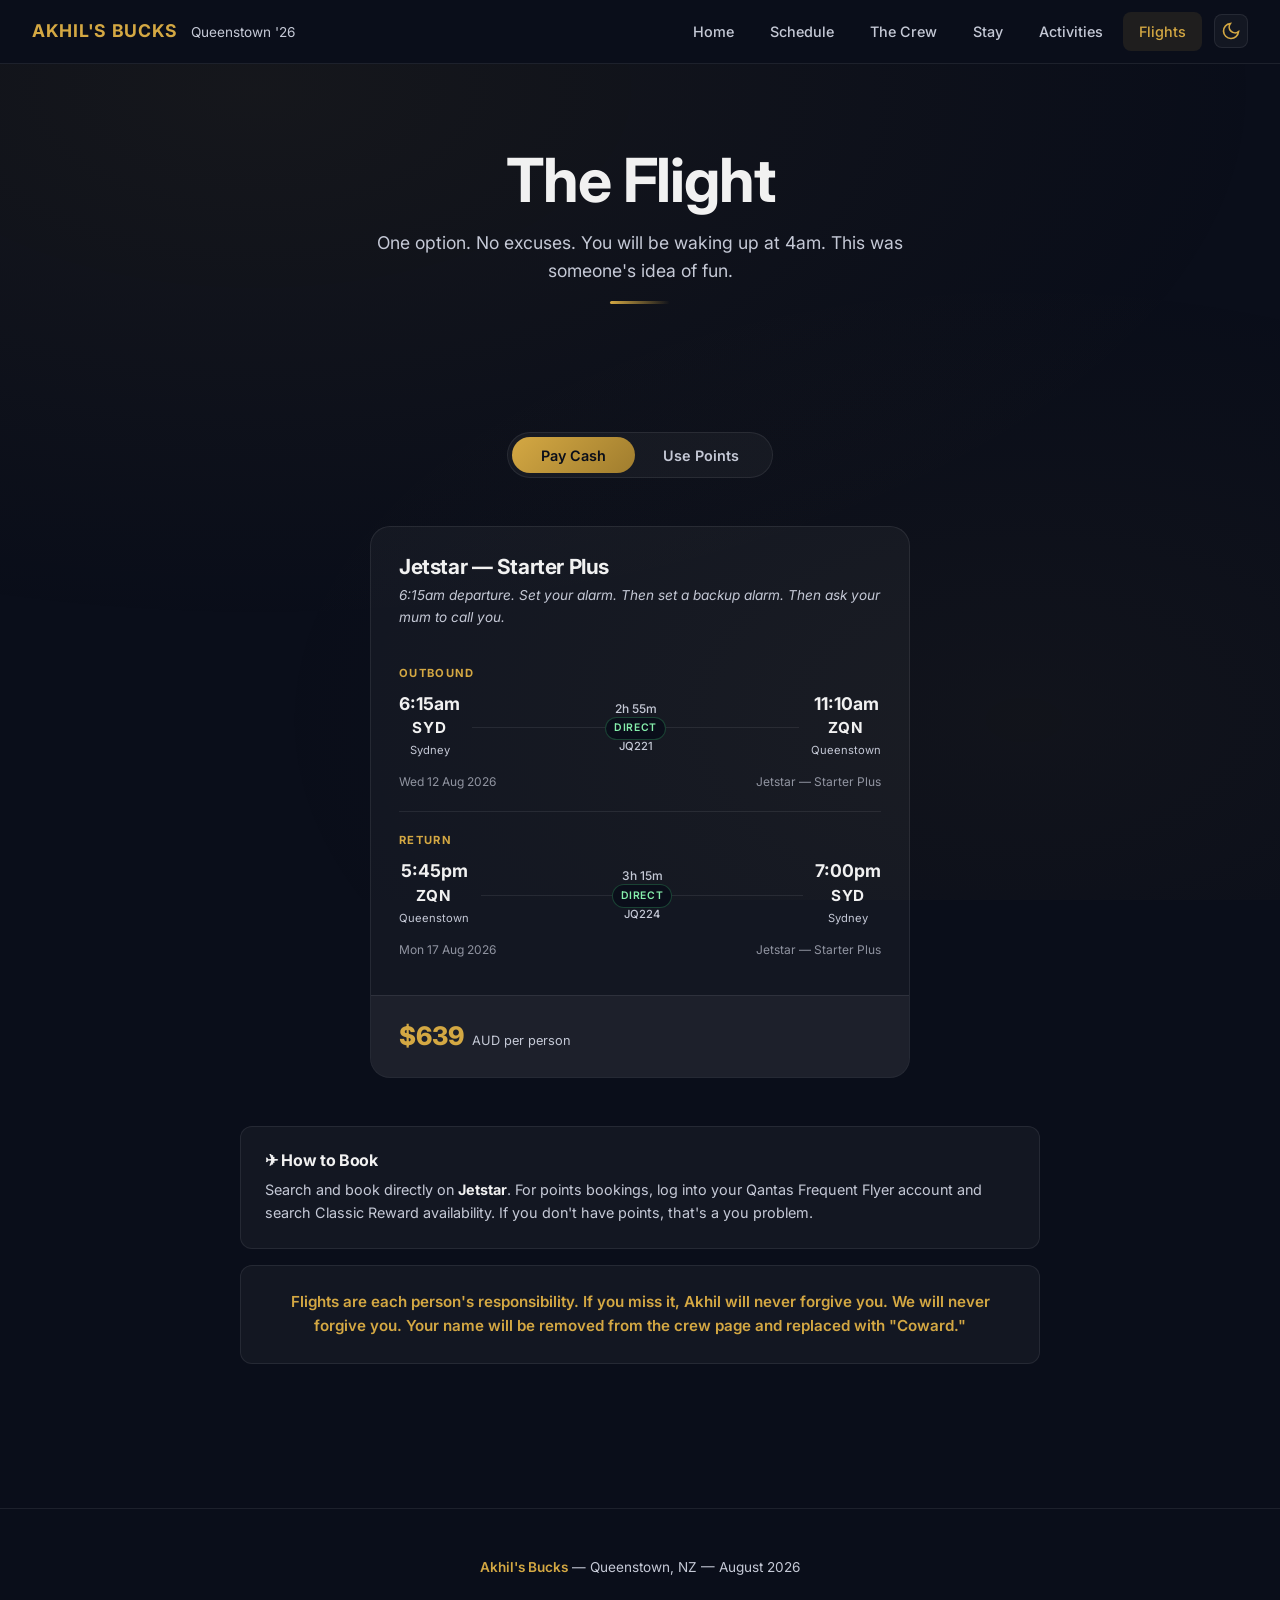
<file: flights.html>
<!DOCTYPE html>
<html lang="en">
<head>
  <meta charset="UTF-8">
  <meta name="viewport" content="width=device-width, initial-scale=1.0">
  <title>Flights — Akhil's Bucks Trip</title>
  <link rel="preconnect" href="https://fonts.googleapis.com">
  <link href="https://fonts.googleapis.com/css2?family=Inter:wght@400;500;600;700;800&display=swap" rel="stylesheet">
  <link rel="stylesheet" href="css/style.css">
  <script>(function(){var t=localStorage.getItem('akhilsbucks-theme')||'dark';document.documentElement.setAttribute('data-theme',t)})()</script>
</head>
<body>

  <!-- NAV -->
  <nav class="navbar">
    <a href="index.html" class="nav-brand">Akhil's Bucks <span>Queenstown '26</span></a>
    <div class="nav-right">
      <ul class="nav-links">
        <li><a href="index.html">Home</a></li>
        <li><a href="schedule.html">Schedule</a></li>
        <li><a href="crew.html">The Crew</a></li>
        <li><a href="accommodation.html">Stay</a></li>
        <li><a href="activities.html">Activities</a></li>
        <li><a href="flights.html">Flights</a></li>
      </ul>
      <button class="theme-toggle" id="theme-toggle" aria-label="Toggle light/dark theme">
        <svg class="theme-icon sun" viewBox="0 0 24 24" width="20" height="20" fill="none" stroke="currentColor" stroke-width="2"><circle cx="12" cy="12" r="5"/><path d="M12 1v2M12 21v2M4.22 4.22l1.42 1.42M18.36 18.36l1.42 1.42M1 12h2M21 12h2M4.22 19.78l1.42-1.42M18.36 5.64l1.42-1.42"/></svg>
        <svg class="theme-icon moon" viewBox="0 0 24 24" width="20" height="20" fill="none" stroke="currentColor" stroke-width="2"><path d="M21 12.79A9 9 0 1 1 11.21 3 7 7 0 0 0 21 12.79z"/></svg>
      </button>
    </div>
  </nav>

  <!-- Mobile nav -->
  <button class="mob-hamburger" id="mob-hamburger" aria-label="Open menu"><span></span><span></span><span></span></button>
  <div class="mob-overlay" id="mob-overlay">
    <button class="mob-overlay-close" id="mob-close" aria-label="Close menu">&times;</button>
    <a href="index.html">Home</a>
    <a href="schedule.html">Schedule</a>
    <a href="crew.html">The Crew</a>
    <a href="accommodation.html">Stay</a>
    <a href="activities.html">Activities</a>
    <a href="flights.html">Flights</a>
    <button class="mob-theme-link" aria-label="Toggle theme">
      <svg class="theme-icon sun" viewBox="0 0 24 24" width="22" height="22" fill="none" stroke="currentColor" stroke-width="2"><circle cx="12" cy="12" r="5"/><path d="M12 1v2M12 21v2M4.22 4.22l1.42 1.42M18.36 18.36l1.42 1.42M1 12h2M21 12h2M4.22 19.78l1.42-1.42M18.36 5.64l1.42-1.42"/></svg>
      <svg class="theme-icon moon" viewBox="0 0 24 24" width="22" height="22" fill="none" stroke="currentColor" stroke-width="2"><path d="M21 12.79A9 9 0 1 1 11.21 3 7 7 0 0 0 21 12.79z"/></svg>
    </button>
  </div>

  <main>
    <section class="page-hero">
      <h1>The <span class="gold">Flight</span></h1>
      <p>One option. No excuses. You will be waking up at 4am. This was someone's idea of fun.</p>
      <div class="section-divider"></div>
    </section>

    <section class="section">
      <div class="container">

        <!-- PRICE TOGGLE -->
        <div class="price-toggle-wrap">
          <button class="price-toggle-btn active" data-mode="cash">Pay Cash</button>
          <button class="price-toggle-btn" data-mode="points">Use Points</button>
        </div>

        <!-- SINGLE FLIGHT CARD -->
        <div style="max-width:540px;margin:0 auto 3rem">
          <div class="flight-card observe">
            <div class="flight-card-header">
              <h3>Jetstar &mdash; Starter Plus</h3>
              <p class="flight-subtitle">6:15am departure. Set your alarm. Then set a backup alarm. Then ask your mum to call you.</p>
            </div>

            <div class="flight-card-body">
              <!-- OUTBOUND -->
              <div class="flight-leg">
                <div class="flight-leg-label">Outbound</div>
                <div class="flight-route">
                  <div class="flight-endpoint">
                    <span class="flight-time">6:15am</span>
                    <span class="flight-code">SYD</span>
                    <span class="flight-city">Sydney</span>
                  </div>
                  <div class="flight-connector">
                    <span class="flight-duration">2h 55m</span>
                    <div class="flight-line"><span class="flight-direct-badge">Direct</span></div>
                    <span class="flight-number">JQ221</span>
                  </div>
                  <div class="flight-endpoint">
                    <span class="flight-time">11:10am</span>
                    <span class="flight-code">ZQN</span>
                    <span class="flight-city">Queenstown</span>
                  </div>
                </div>
                <div class="flight-meta">
                  <span>Wed 12 Aug 2026</span>
                  <span>Jetstar &mdash; Starter Plus</span>
                </div>
              </div>

              <div class="flight-divider"></div>

              <!-- RETURN -->
              <div class="flight-leg">
                <div class="flight-leg-label">Return</div>
                <div class="flight-route">
                  <div class="flight-endpoint">
                    <span class="flight-time">5:45pm</span>
                    <span class="flight-code">ZQN</span>
                    <span class="flight-city">Queenstown</span>
                  </div>
                  <div class="flight-connector">
                    <span class="flight-duration">3h 15m</span>
                    <div class="flight-line"><span class="flight-direct-badge">Direct</span></div>
                    <span class="flight-number">JQ224</span>
                  </div>
                  <div class="flight-endpoint">
                    <span class="flight-time">7:00pm</span>
                    <span class="flight-code">SYD</span>
                    <span class="flight-city">Sydney</span>
                  </div>
                </div>
                <div class="flight-meta">
                  <span>Mon 17 Aug 2026</span>
                  <span>Jetstar &mdash; Starter Plus</span>
                </div>
              </div>
            </div>

            <!-- PRICE -->
            <div class="flight-price">
              <div class="price-cash">
                <span class="price-amount">$639</span>
                <span class="price-label">AUD per person</span>
              </div>
              <div class="price-points">
                <span class="price-amount">33,200 pts</span>
                <span class="price-label">+ $270 AUD taxes</span>
              </div>
            </div>
          </div>
        </div>

        <div class="flights-info-section">
          <div class="flight-info-box observe">
            <h3>&#9992; How to Book</h3>
            <p>Search and book directly on <strong>Jetstar</strong>. For points bookings, log into your Qantas Frequent Flyer account and search Classic Reward availability. If you don't have points, that's a you problem.</p>
          </div>

          <div class="flight-info-box observe">
            <p class="flights-warning-text">Flights are each person's responsibility. If you miss it, Akhil will never forgive you. We will never forgive you. Your name will be removed from the crew page and replaced with "Coward."</p>
          </div>
        </div>

      </div>
    </section>
  </main>

  <footer class="footer">
    <p><span class="gold">Akhil's Bucks</span> &mdash; Queenstown, NZ &mdash; August 2026</p>
  </footer>

  <script src="js/main.js"></script>
</body>
</html>
</file>
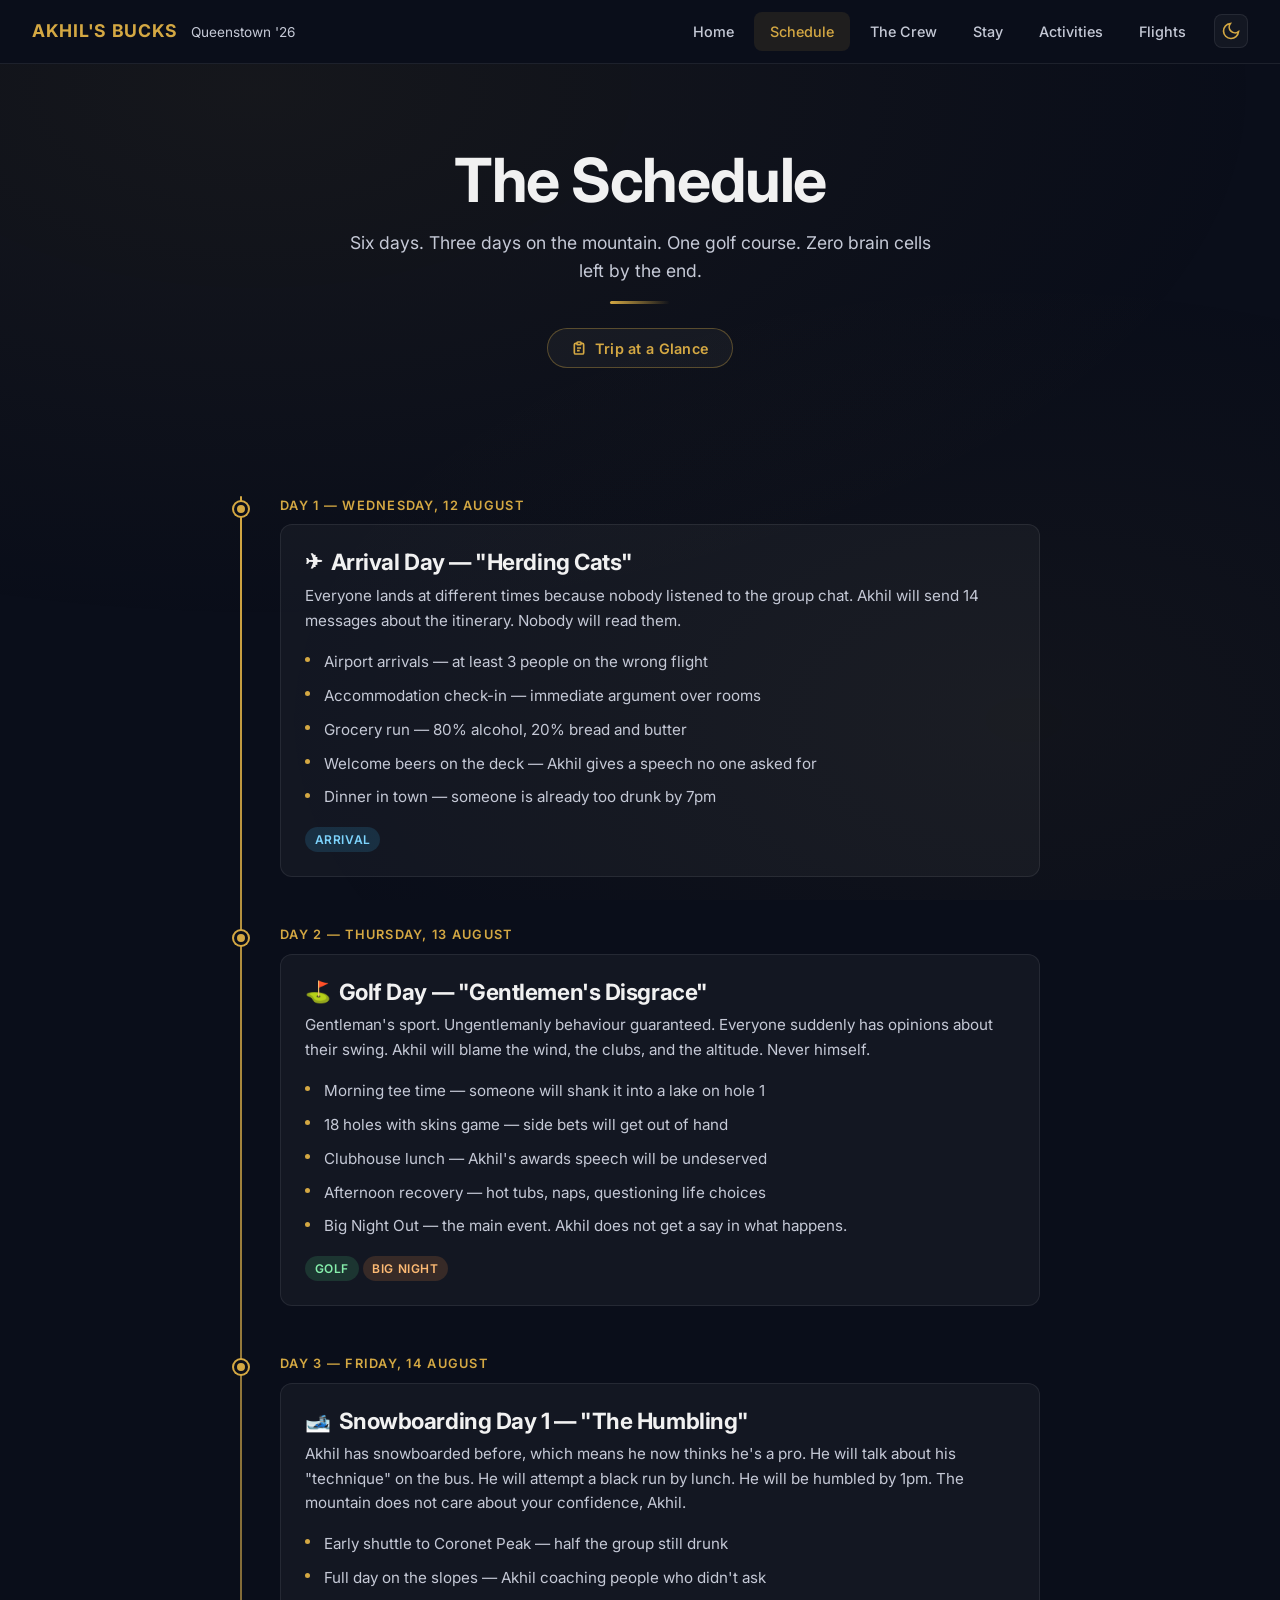
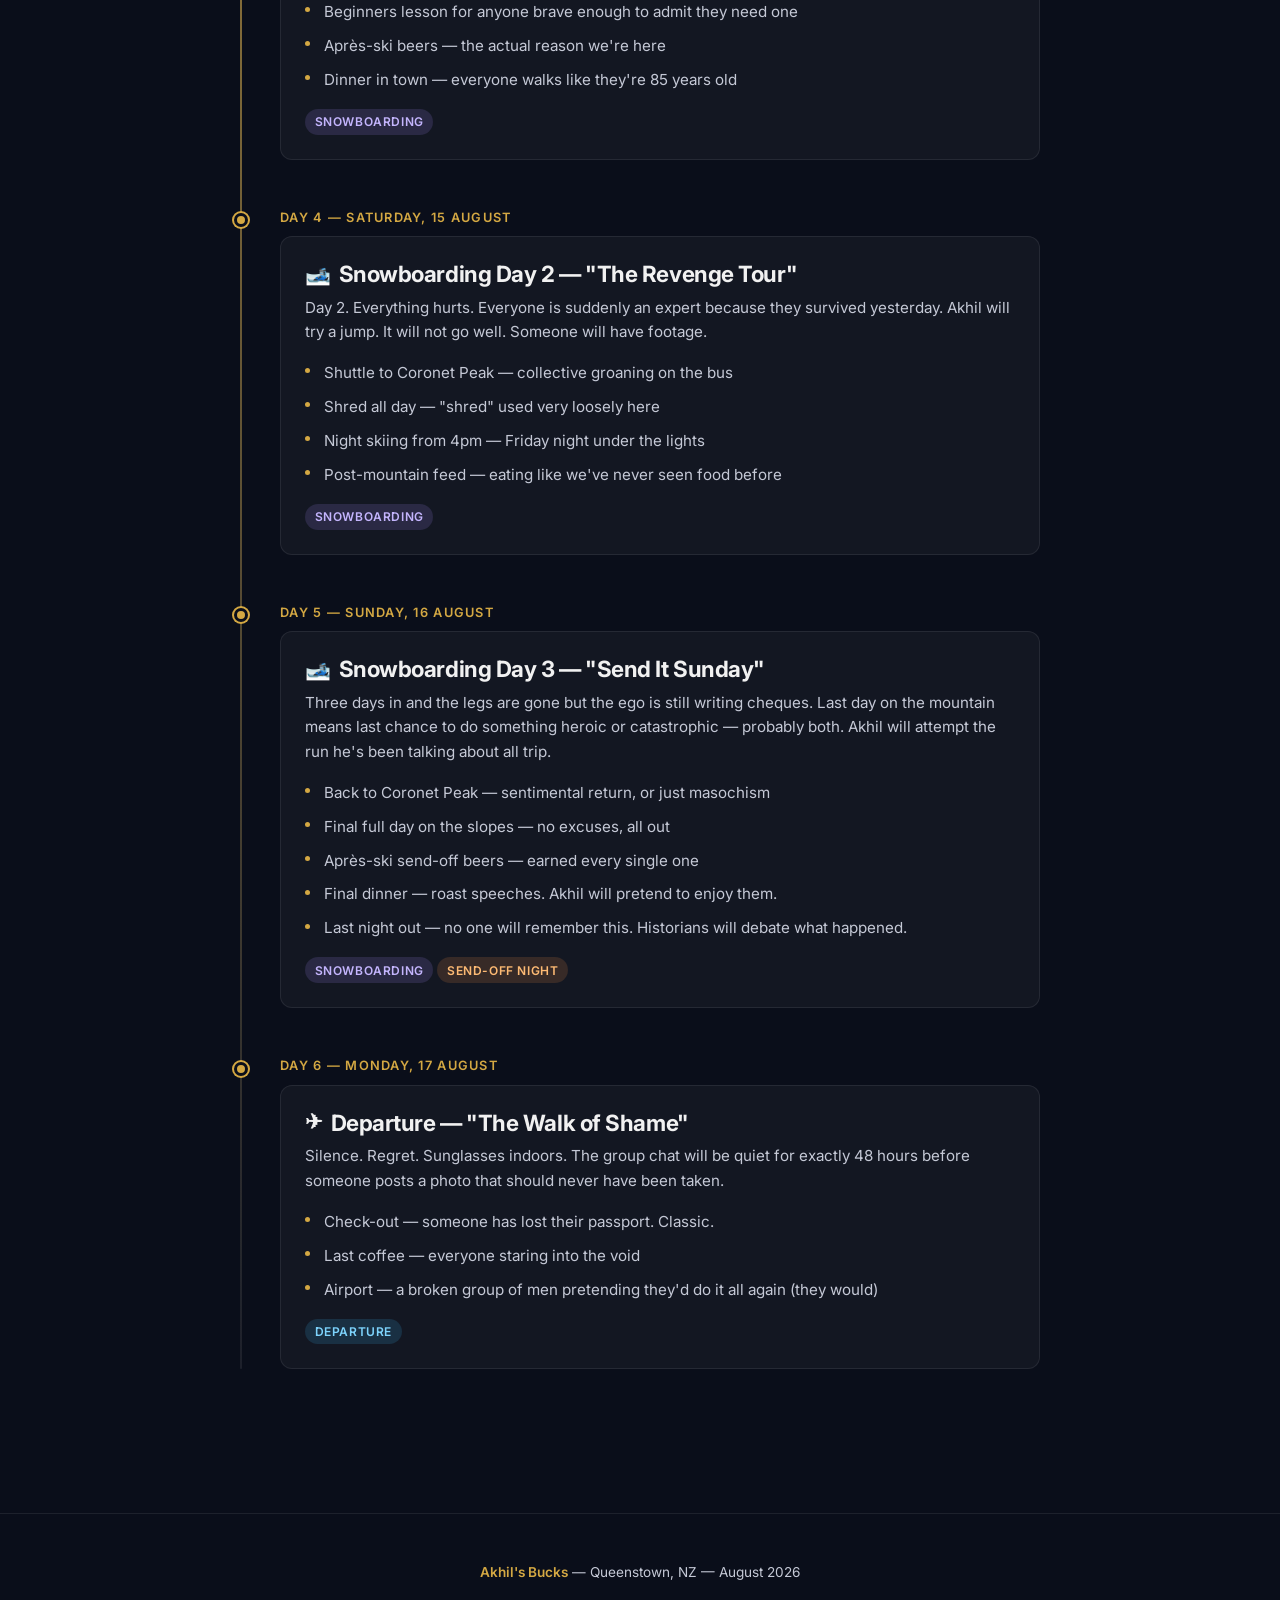
<file: schedule.html>
<!DOCTYPE html>
<html lang="en">
<head>
  <meta charset="UTF-8">
  <meta name="viewport" content="width=device-width, initial-scale=1.0">
  <title>Schedule — Akhil's Bucks Trip</title>
  <link rel="preconnect" href="https://fonts.googleapis.com">
  <link href="https://fonts.googleapis.com/css2?family=Inter:wght@400;500;600;700;800&display=swap" rel="stylesheet">
  <link rel="stylesheet" href="css/style.css">
  <script>(function(){var t=localStorage.getItem('akhilsbucks-theme')||'dark';document.documentElement.setAttribute('data-theme',t)})()</script>
</head>
<body>

  <!-- NAV -->
  <nav class="navbar">
    <a href="index.html" class="nav-brand">Akhil's Bucks <span>Queenstown '26</span></a>
    <div class="nav-right">
      <ul class="nav-links">
        <li><a href="index.html">Home</a></li>
        <li><a href="schedule.html">Schedule</a></li>
        <li><a href="crew.html">The Crew</a></li>
        <li><a href="accommodation.html">Stay</a></li>
        <li><a href="activities.html">Activities</a></li>
        <li><a href="flights.html">Flights</a></li>
      </ul>
      <button class="theme-toggle" id="theme-toggle" aria-label="Toggle light/dark theme">
        <svg class="theme-icon sun" viewBox="0 0 24 24" width="20" height="20" fill="none" stroke="currentColor" stroke-width="2"><circle cx="12" cy="12" r="5"/><path d="M12 1v2M12 21v2M4.22 4.22l1.42 1.42M18.36 18.36l1.42 1.42M1 12h2M21 12h2M4.22 19.78l1.42-1.42M18.36 5.64l1.42-1.42"/></svg>
        <svg class="theme-icon moon" viewBox="0 0 24 24" width="20" height="20" fill="none" stroke="currentColor" stroke-width="2"><path d="M21 12.79A9 9 0 1 1 11.21 3 7 7 0 0 0 21 12.79z"/></svg>
      </button>
    </div>
  </nav>

  <!-- Mobile nav -->
  <button class="mob-hamburger" id="mob-hamburger" aria-label="Open menu"><span></span><span></span><span></span></button>
  <div class="mob-overlay" id="mob-overlay">
    <button class="mob-overlay-close" id="mob-close" aria-label="Close menu">&times;</button>
    <a href="index.html">Home</a>
    <a href="schedule.html">Schedule</a>
    <a href="crew.html">The Crew</a>
    <a href="accommodation.html">Stay</a>
    <a href="activities.html">Activities</a>
    <a href="flights.html">Flights</a>
    <button class="mob-theme-link" aria-label="Toggle theme">
      <svg class="theme-icon sun" viewBox="0 0 24 24" width="22" height="22" fill="none" stroke="currentColor" stroke-width="2"><circle cx="12" cy="12" r="5"/><path d="M12 1v2M12 21v2M4.22 4.22l1.42 1.42M18.36 18.36l1.42 1.42M1 12h2M21 12h2M4.22 19.78l1.42-1.42M18.36 5.64l1.42-1.42"/></svg>
      <svg class="theme-icon moon" viewBox="0 0 24 24" width="22" height="22" fill="none" stroke="currentColor" stroke-width="2"><path d="M21 12.79A9 9 0 1 1 11.21 3 7 7 0 0 0 21 12.79z"/></svg>
    </button>
  </div>

  <main>
    <section class="page-hero">
      <h1>The <span class="gold">Schedule</span></h1>
      <p>Six days. Three days on the mountain. One golf course. Zero brain cells left by the end.</p>
      <div class="section-divider"></div>
      <button class="sched-summary-btn" id="sched-summary-open">
        <svg viewBox="0 0 24 24" width="16" height="16" fill="none" stroke="currentColor" stroke-width="2.5"><path d="M9 5H7a2 2 0 0 0-2 2v12a2 2 0 0 0 2 2h10a2 2 0 0 0 2-2V7a2 2 0 0 0-2-2h-2"/><rect x="9" y="3" width="6" height="4" rx="1"/><path d="M9 12h6M9 16h4"/></svg>
        Trip at a Glance
      </button>
    </section>

    <!-- Schedule Summary Modal -->
    <div class="modal-backdrop" id="sched-summary-modal">
      <div class="modal sched-summary-modal">
        <button class="modal-close" id="sched-summary-close" aria-label="Close">&times;</button>
        <h2 class="modal-title">Trip at a <span class="gold">Glance</span></h2>
        <p class="modal-subtitle">Queenstown &mdash; 12&ndash;17 August 2026</p>

        <div class="sched-summary-list">

          <div class="sched-summary-row">
            <div class="sched-summary-icon">&#9992;</div>
            <div class="sched-summary-body">
              <div class="sched-summary-meta"><span class="sched-day-label">Day 1</span><span class="sched-date">Wed, 12 Aug</span></div>
              <div class="sched-summary-title">Arrival Day &mdash; Herding Cats</div>
              <div class="sched-summary-sub">Check-in &middot; Grocery run &middot; Welcome beers &middot; Dinner in town</div>
            </div>
            <span class="timeline-tag tag-travel">Arrival</span>
          </div>

          <div class="sched-summary-row">
            <div class="sched-summary-icon">&#9971;</div>
            <div class="sched-summary-body">
              <div class="sched-summary-meta"><span class="sched-day-label">Day 2</span><span class="sched-date">Thu, 13 Aug</span></div>
              <div class="sched-summary-title">Golf &mdash; Gentlemen's Disgrace</div>
              <div class="sched-summary-sub">18 holes &middot; Skins game &middot; Clubhouse lunch &middot; Big Night Out</div>
            </div>
            <span class="timeline-tag tag-golf">Golf</span>
          </div>

          <div class="sched-summary-row">
            <div class="sched-summary-icon">&#127935;</div>
            <div class="sched-summary-body">
              <div class="sched-summary-meta"><span class="sched-day-label">Day 3</span><span class="sched-date">Fri, 14 Aug</span></div>
              <div class="sched-summary-title">Snowboarding Day 1 &mdash; The Humbling</div>
              <div class="sched-summary-sub">Coronet Peak &middot; Full day &middot; Night ski from 4pm &middot; Apres beers</div>
            </div>
            <span class="timeline-tag tag-snow">Snow</span>
          </div>

          <div class="sched-summary-row">
            <div class="sched-summary-icon">&#127935;</div>
            <div class="sched-summary-body">
              <div class="sched-summary-meta"><span class="sched-day-label">Day 4</span><span class="sched-date">Sat, 15 Aug</span></div>
              <div class="sched-summary-title">Snowboarding Day 2 &mdash; The Revenge Tour</div>
              <div class="sched-summary-sub">Coronet Peak &middot; Full day &middot; Post-mountain feed</div>
            </div>
            <span class="timeline-tag tag-snow">Snow</span>
          </div>

          <div class="sched-summary-row">
            <div class="sched-summary-icon">&#127935;</div>
            <div class="sched-summary-body">
              <div class="sched-summary-meta"><span class="sched-day-label">Day 5</span><span class="sched-date">Sun, 16 Aug</span></div>
              <div class="sched-summary-title">Snowboarding Day 3 &mdash; Send It Sunday</div>
              <div class="sched-summary-sub">Coronet Peak &middot; Final day on snow &middot; Send-off dinner &amp; last night out</div>
            </div>
            <span class="timeline-tag tag-snow">Snow</span>
          </div>

          <div class="sched-summary-row">
            <div class="sched-summary-icon">&#9992;</div>
            <div class="sched-summary-body">
              <div class="sched-summary-meta"><span class="sched-day-label">Day 6</span><span class="sched-date">Mon, 17 Aug</span></div>
              <div class="sched-summary-title">Departure &mdash; The Walk of Shame</div>
              <div class="sched-summary-sub">Check-out &middot; Last coffee &middot; Airport</div>
            </div>
            <span class="timeline-tag tag-travel">Departure</span>
          </div>

        </div>
      </div>
    </div>

    <section class="section">
      <div class="container">
        <div class="timeline">

          <!-- Day 1 -->
          <div class="timeline-day observe">
            <div class="timeline-dot"></div>
            <div class="timeline-date">Day 1 &mdash; Wednesday, 12 August</div>
            <div class="timeline-card">
              <h3><span class="icon">&#9992;</span> Arrival Day &mdash; "Herding Cats"</h3>
              <p>Everyone lands at different times because nobody listened to the group chat. Akhil will send 14 messages about the itinerary. Nobody will read them.</p>
              <ul>
                <li>Airport arrivals &mdash; at least 3 people on the wrong flight</li>
                <li>Accommodation check-in &mdash; immediate argument over rooms</li>
                <li>Grocery run &mdash; 80% alcohol, 20% bread and butter</li>
                <li>Welcome beers on the deck &mdash; Akhil gives a speech no one asked for</li>
                <li>Dinner in town &mdash; someone is already too drunk by 7pm</li>
              </ul>
              <span class="timeline-tag tag-travel">Arrival</span>
            </div>
          </div>

          <!-- Day 2 -->
          <div class="timeline-day observe">
            <div class="timeline-dot"></div>
            <div class="timeline-date">Day 2 &mdash; Thursday, 13 August</div>
            <div class="timeline-card">
              <h3><span class="icon">&#9971;</span> Golf Day &mdash; "Gentlemen's Disgrace"</h3>
              <p>Gentleman's sport. Ungentlemanly behaviour guaranteed. Everyone suddenly has opinions about their swing. Akhil will blame the wind, the clubs, and the altitude. Never himself.</p>
              <ul>
                <li>Morning tee time &mdash; someone will shank it into a lake on hole 1</li>
                <li>18 holes with skins game &mdash; side bets will get out of hand</li>
                <li>Clubhouse lunch &mdash; Akhil's awards speech will be undeserved</li>
                <li>Afternoon recovery &mdash; hot tubs, naps, questioning life choices</li>
                <li>Big Night Out &mdash; the main event. Akhil does not get a say in what happens.</li>
              </ul>
              <span class="timeline-tag tag-golf">Golf</span>
              <span class="timeline-tag tag-party">Big Night</span>
            </div>
          </div>

          <!-- Day 3 -->
          <div class="timeline-day observe">
            <div class="timeline-dot"></div>
            <div class="timeline-date">Day 3 &mdash; Friday, 14 August</div>
            <div class="timeline-card">
              <h3><span class="icon">&#127935;</span> Snowboarding Day 1 &mdash; "The Humbling"</h3>
              <p>Akhil has snowboarded before, which means he now thinks he's a pro. He will talk about his "technique" on the bus. He will attempt a black run by lunch. He will be humbled by 1pm. The mountain does not care about your confidence, Akhil.</p>
              <ul>
                <li>Early shuttle to Coronet Peak &mdash; half the group still drunk</li>
                <li>Full day on the slopes &mdash; Akhil coaching people who didn't ask</li>
                <li>Beginners lesson for anyone brave enough to admit they need one</li>
                <li>Apr&egrave;s-ski beers &mdash; the actual reason we're here</li>
                <li>Dinner in town &mdash; everyone walks like they're 85 years old</li>
              </ul>
              <span class="timeline-tag tag-snow">Snowboarding</span>
            </div>
          </div>

          <!-- Day 4 -->
          <div class="timeline-day observe">
            <div class="timeline-dot"></div>
            <div class="timeline-date">Day 4 &mdash; Saturday, 15 August</div>
            <div class="timeline-card">
              <h3><span class="icon">&#127935;</span> Snowboarding Day 2 &mdash; "The Revenge Tour"</h3>
              <p>Day 2. Everything hurts. Everyone is suddenly an expert because they survived yesterday. Akhil will try a jump. It will not go well. Someone will have footage.</p>
              <ul>
                <li>Shuttle to Coronet Peak &mdash; collective groaning on the bus</li>
                <li>Shred all day &mdash; "shred" used very loosely here</li>
                <li>Night skiing from 4pm &mdash; Friday night under the lights</li>
                <li>Post-mountain feed &mdash; eating like we've never seen food before</li>
              </ul>
              <span class="timeline-tag tag-snow">Snowboarding</span>
            </div>
          </div>

          <!-- Day 5 -->
          <div class="timeline-day observe">
            <div class="timeline-dot"></div>
            <div class="timeline-date">Day 5 &mdash; Sunday, 16 August</div>
            <div class="timeline-card">
              <h3><span class="icon">&#127935;</span> Snowboarding Day 3 &mdash; "Send It Sunday"</h3>
              <p>Three days in and the legs are gone but the ego is still writing cheques. Last day on the mountain means last chance to do something heroic or catastrophic — probably both. Akhil will attempt the run he's been talking about all trip.</p>
              <ul>
                <li>Back to Coronet Peak &mdash; sentimental return, or just masochism</li>
                <li>Final full day on the slopes &mdash; no excuses, all out</li>
                <li>Apr&egrave;s-ski send-off beers &mdash; earned every single one</li>
                <li>Final dinner &mdash; roast speeches. Akhil will pretend to enjoy them.</li>
                <li>Last night out &mdash; no one will remember this. Historians will debate what happened.</li>
              </ul>
              <span class="timeline-tag tag-snow">Snowboarding</span>
              <span class="timeline-tag tag-party">Send-Off Night</span>
            </div>
          </div>

          <!-- Day 6 -->
          <div class="timeline-day observe">
            <div class="timeline-dot"></div>
            <div class="timeline-date">Day 6 &mdash; Monday, 17 August</div>
            <div class="timeline-card">
              <h3><span class="icon">&#9992;</span> Departure &mdash; "The Walk of Shame"</h3>
              <p>Silence. Regret. Sunglasses indoors. The group chat will be quiet for exactly 48 hours before someone posts a photo that should never have been taken.</p>
              <ul>
                <li>Check-out &mdash; someone has lost their passport. Classic.</li>
                <li>Last coffee &mdash; everyone staring into the void</li>
                <li>Airport &mdash; a broken group of men pretending they'd do it all again (they would)</li>
              </ul>
              <span class="timeline-tag tag-travel">Departure</span>
            </div>
          </div>

        </div>
      </div>
    </section>
  </main>

  <footer class="footer">
    <p><span class="gold">Akhil's Bucks</span> &mdash; Queenstown, NZ &mdash; August 2026</p>
  </footer>

  <script src="js/main.js"></script>
</body>
</html>
</file>
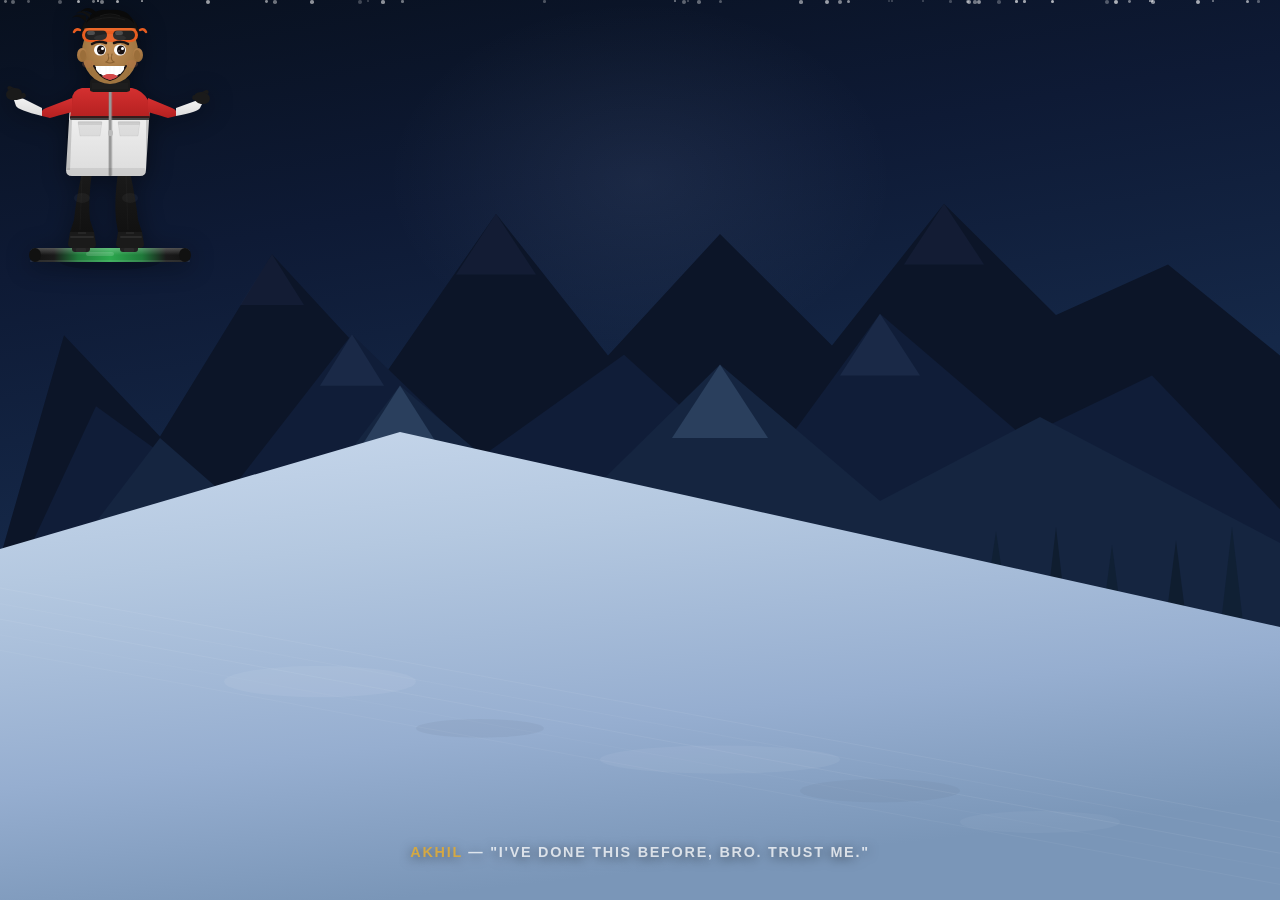
<file: components/akhil-snowboarder.html>
<!DOCTYPE html>
<html lang="en">
<head>
  <meta charset="UTF-8">
  <meta name="viewport" content="width=device-width, initial-scale=1.0">
  <title>Akhil Snowboarder — Component Demo</title>
  <style>
    * { margin: 0; padding: 0; box-sizing: border-box; }
    body {
      background: #0a0e1a;
      min-height: 100vh;
      overflow: hidden;
      font-family: 'Inter', sans-serif;
    }
    .demo-wrapper {
      width: 100%;
      height: 100vh;
      position: relative;
      overflow: hidden;
    }
  </style>
</head>
<body>
  <div class="demo-wrapper">
    <div class="akhil-rider">

      <style>
        .akhil-rider {
          position: relative;
          width: 100%;
          height: 100%;
          overflow: hidden;
          background: linear-gradient(170deg, #08101e 0%, #0e1a35 25%, #152848 50%, #1a3058 100%);
        }

        /* --- Sky glow --- */
        .akhil-rider::before {
          content: '';
          position: absolute;
          top: 0;
          left: 30%;
          width: 40%;
          height: 40%;
          background: radial-gradient(ellipse, rgba(180, 210, 255, 0.08), transparent 70%);
          pointer-events: none;
        }

        /* --- Background layers --- */
        .akhil-rider .ar-bg-layer {
          position: absolute;
          left: 0;
          width: 100%;
          pointer-events: none;
        }
        .akhil-rider .ar-mountains-far  { bottom: 38%; height: 45%; }
        .akhil-rider .ar-mountains-mid  { bottom: 32%; height: 40%; }
        .akhil-rider .ar-mountains-near { bottom: 28%; height: 35%; }
        .akhil-rider .ar-slope          { bottom: 0;   height: 52%; }
        .akhil-rider .ar-slope-detail   { bottom: 0;   height: 52%; }

        /* --- Trees --- */
        .akhil-rider .ar-trees {
          position: absolute;
          bottom: 26%;
          left: 0;
          width: 100%;
          height: 20%;
          pointer-events: none;
        }

        /* --- Snowboarder wrapper --- */
        .akhil-rider .ar-boarder {
          position: absolute;
          top: 0;
          left: 0;
          width: 100%;
          height: 100%;
          animation: ar-ride 8s cubic-bezier(0.42, 0, 0.58, 1) infinite;
          will-change: transform;
        }

        @keyframes ar-ride {
          0%   { transform: translate(90%, 2%); }
          100% { transform: translate(-25%, 62%); }
        }

        .akhil-rider .ar-boarder-inner {
          position: absolute;
          top: 0;
          left: 0;
          animation: ar-carve 1.6s ease-in-out infinite;
          will-change: transform;
        }

        @keyframes ar-carve {
          0%   { transform: translateX(-15px) rotate(-4deg); }
          50%  { transform: translateX(15px) rotate(4deg); }
          100% { transform: translateX(-15px) rotate(-4deg); }
        }

        .akhil-rider .ar-character {
          width: 220px;
          height: 280px;
          filter: drop-shadow(0 4px 12px rgba(0,0,0,0.4));
        }

        /* --- Bounce on knees --- */
        .akhil-rider .ar-body-bounce {
          animation: ar-bounce 0.8s ease-in-out infinite;
          transform-origin: 110px 260px;
        }

        @keyframes ar-bounce {
          0%, 100% { transform: translateY(0); }
          50%      { transform: translateY(-3px); }
        }

        /* --- Hair wind --- */
        .akhil-rider .ar-hair-wind {
          animation: ar-hair 0.5s ease-in-out infinite alternate;
          transform-origin: 110px 50px;
        }

        @keyframes ar-hair {
          0%   { transform: skewX(0deg) translateX(0); }
          100% { transform: skewX(-8deg) translateX(-2px); }
        }

        /* --- Board edge tilt --- */
        .akhil-rider .ar-board-tilt {
          animation: ar-edge 1.6s ease-in-out infinite;
          transform-origin: 110px 242px;
        }

        @keyframes ar-edge {
          0%   { transform: rotate(-5deg) scaleY(0.95); }
          50%  { transform: rotate(5deg) scaleY(1.05); }
          100% { transform: rotate(-5deg) scaleY(0.95); }
        }

        /* --- Spray particles --- */
        .akhil-rider .ar-spray-particle {
          opacity: 0;
          animation: ar-spray 0.9s ease-out infinite;
        }
        .akhil-rider .ar-spray-particle:nth-child(1)  { animation-delay: 0s; }
        .akhil-rider .ar-spray-particle:nth-child(2)  { animation-delay: 0.08s; }
        .akhil-rider .ar-spray-particle:nth-child(3)  { animation-delay: 0.16s; }
        .akhil-rider .ar-spray-particle:nth-child(4)  { animation-delay: 0.24s; }
        .akhil-rider .ar-spray-particle:nth-child(5)  { animation-delay: 0.32s; }
        .akhil-rider .ar-spray-particle:nth-child(6)  { animation-delay: 0.40s; }
        .akhil-rider .ar-spray-particle:nth-child(7)  { animation-delay: 0.48s; }
        .akhil-rider .ar-spray-particle:nth-child(8)  { animation-delay: 0.56s; }
        .akhil-rider .ar-spray-particle:nth-child(9)  { animation-delay: 0.64s; }
        .akhil-rider .ar-spray-particle:nth-child(10) { animation-delay: 0.72s; }
        .akhil-rider .ar-spray-particle:nth-child(11) { animation-delay: 0.12s; }
        .akhil-rider .ar-spray-particle:nth-child(12) { animation-delay: 0.36s; }

        @keyframes ar-spray {
          0%   { opacity: 0.9; transform: translate(0, 0) scale(1); }
          50%  { opacity: 0.5; }
          100% { opacity: 0; transform: translate(var(--sx, 30px), var(--sy, -20px)) scale(0.2); }
        }

        /* --- Jacket flap --- */
        .akhil-rider .ar-jacket-flap {
          animation: ar-flap 0.6s ease-in-out infinite alternate;
          transform-origin: 80px 140px;
        }

        @keyframes ar-flap {
          0%   { transform: skewX(0deg); }
          100% { transform: skewX(-2deg); }
        }

        /* --- Ambient snow --- */
        .akhil-rider .ar-ambient-snow {
          position: absolute;
          inset: 0;
          pointer-events: none;
          overflow: hidden;
        }

        .akhil-rider .ar-snowflake {
          position: absolute;
          background: white;
          border-radius: 50%;
          animation: ar-fall linear infinite;
          will-change: transform;
        }

        @keyframes ar-fall {
          0%   { transform: translateY(-5px) translateX(0) rotate(0deg); opacity: 0; }
          8%   { opacity: 1; }
          92%  { opacity: 0.8; }
          100% { transform: translateY(100vh) translateX(-60px) rotate(360deg); opacity: 0; }
        }

        /* --- Caption --- */
        .akhil-rider .ar-caption {
          position: absolute;
          bottom: 2.5rem;
          left: 50%;
          transform: translateX(-50%);
          color: rgba(255, 255, 255, 0.75);
          font-family: 'Inter', -apple-system, sans-serif;
          font-size: 0.9rem;
          font-weight: 600;
          letter-spacing: 0.12em;
          text-transform: uppercase;
          white-space: nowrap;
          text-shadow: 0 2px 12px rgba(0, 0, 0, 0.6);
        }
        .akhil-rider .ar-caption span {
          color: #d4a843;
        }
      </style>

      <!-- ====== BACKGROUND SCENE ====== -->

      <!-- Far mountains -->
      <svg class="ar-bg-layer ar-mountains-far" viewBox="0 0 1600 400" preserveAspectRatio="none" xmlns="http://www.w3.org/2000/svg">
        <polygon fill="#0c1528" points="0,400 80,180 200,280 340,100 480,220 620,60 760,200 900,80 1040,190 1180,50 1320,160 1460,110 1600,200 1600,400"/>
        <!-- Snow caps -->
        <polygon fill="#1a2540" opacity="0.5" points="340,100 300,150 380,150"/>
        <polygon fill="#1a2540" opacity="0.5" points="620,60 570,120 670,120"/>
        <polygon fill="#1a2540" opacity="0.5" points="1180,50 1130,110 1230,110"/>
      </svg>

      <!-- Mid mountains -->
      <svg class="ar-bg-layer ar-mountains-mid" viewBox="0 0 1600 350" preserveAspectRatio="none" xmlns="http://www.w3.org/2000/svg">
        <polygon fill="#101d38" points="0,350 120,150 280,240 440,80 600,200 780,100 950,220 1100,60 1280,180 1440,120 1600,250 1600,350"/>
        <!-- Snow caps -->
        <polygon fill="#2a3d5e" opacity="0.4" points="440,80 400,130 480,130"/>
        <polygon fill="#2a3d5e" opacity="0.4" points="1100,60 1050,120 1150,120"/>
      </svg>

      <!-- Near mountains with snow -->
      <svg class="ar-bg-layer ar-mountains-near" viewBox="0 0 1600 300" preserveAspectRatio="none" xmlns="http://www.w3.org/2000/svg">
        <polygon fill="#152540" points="0,300 200,100 350,200 500,50 700,180 900,30 1100,160 1300,80 1600,200 1600,300"/>
        <!-- Snow on peaks -->
        <polygon fill="#5a7a9e" opacity="0.3" points="500,50 450,110 550,110"/>
        <polygon fill="#5a7a9e" opacity="0.3" points="900,30 840,100 960,100"/>
      </svg>

      <!-- Tree line -->
      <svg class="ar-trees ar-bg-layer" viewBox="0 0 1600 200" preserveAspectRatio="none" xmlns="http://www.w3.org/2000/svg">
        <g fill="#0e1e30" opacity="0.7">
          <polygon points="50,200 70,60 90,200"/>
          <polygon points="130,200 155,40 180,200"/>
          <polygon points="240,200 260,70 280,200"/>
          <polygon points="380,200 400,50 420,200"/>
          <polygon points="500,200 520,65 540,200"/>
          <polygon points="660,200 680,45 700,200"/>
          <polygon points="800,200 825,55 850,200"/>
          <polygon points="950,200 970,40 990,200"/>
          <polygon points="1080,200 1100,60 1120,200"/>
          <polygon points="1220,200 1245,50 1270,200"/>
          <polygon points="1370,200 1390,65 1410,200"/>
          <polygon points="1520,200 1540,45 1560,200"/>
        </g>
        <g fill="#0a1620" opacity="0.5">
          <polygon points="90,200 115,80 140,200"/>
          <polygon points="310,200 330,70 350,200"/>
          <polygon points="450,200 470,55 490,200"/>
          <polygon points="590,200 610,75 630,200"/>
          <polygon points="740,200 760,50 780,200"/>
          <polygon points="880,200 900,65 920,200"/>
          <polygon points="1020,200 1040,55 1060,200"/>
          <polygon points="1150,200 1170,70 1190,200"/>
          <polygon points="1300,200 1320,45 1340,200"/>
          <polygon points="1450,200 1470,60 1490,200"/>
        </g>
      </svg>

      <!-- Snow slope -->
      <svg class="ar-bg-layer ar-slope" viewBox="0 0 1600 600" preserveAspectRatio="none" xmlns="http://www.w3.org/2000/svg">
        <defs>
          <linearGradient id="ar-sg" x1="0" y1="0" x2="0.3" y2="1">
            <stop offset="0" stop-color="#c8d8ec"/>
            <stop offset="0.3" stop-color="#b4c8e0"/>
            <stop offset="0.7" stop-color="#96aed0"/>
            <stop offset="1" stop-color="#7a96b8"/>
          </linearGradient>
        </defs>
        <polygon fill="url(#ar-sg)" points="0,150 500,0 1600,250 1600,600 0,600"/>
      </svg>

      <!-- Slope surface detail -->
      <svg class="ar-bg-layer ar-slope-detail" viewBox="0 0 1600 600" preserveAspectRatio="none" xmlns="http://www.w3.org/2000/svg">
        <!-- Groomed run lines -->
        <line x1="0" y1="200" x2="1600" y2="500" stroke="rgba(255,255,255,0.08)" stroke-width="1"/>
        <line x1="0" y1="220" x2="1600" y2="520" stroke="rgba(255,255,255,0.05)" stroke-width="1"/>
        <line x1="0" y1="240" x2="1600" y2="540" stroke="rgba(255,255,255,0.08)" stroke-width="1"/>
        <line x1="0" y1="260" x2="1600" y2="560" stroke="rgba(255,255,255,0.04)" stroke-width="1"/>
        <line x1="0" y1="280" x2="1600" y2="580" stroke="rgba(255,255,255,0.06)" stroke-width="1"/>
        <!-- Light patches -->
        <ellipse fill="rgba(255,255,255,0.06)" cx="400" cy="320" rx="120" ry="20"/>
        <ellipse fill="rgba(255,255,255,0.05)" cx="900" cy="420" rx="150" ry="18"/>
        <ellipse fill="rgba(255,255,255,0.04)" cx="1300" cy="500" rx="100" ry="14"/>
        <!-- Shadow patches -->
        <ellipse fill="rgba(0,0,0,0.04)" cx="600" cy="380" rx="80" ry="12"/>
        <ellipse fill="rgba(0,0,0,0.03)" cx="1100" cy="460" rx="100" ry="15"/>
      </svg>

      <!-- Ambient snowflakes -->
      <div class="ar-ambient-snow" id="ar-snow-container"></div>

      <!-- ====== SNOWBOARDER ====== -->
      <div class="ar-boarder">
        <div class="ar-boarder-inner">
          <svg class="ar-character" viewBox="0 0 220 280" xmlns="http://www.w3.org/2000/svg">
            <defs>
              <!-- Skin -->
              <linearGradient id="ar-skin" x1="0" y1="0" x2="0.2" y2="1">
                <stop offset="0" stop-color="#b8844e"/>
                <stop offset="1" stop-color="#9a6e3a"/>
              </linearGradient>
              <radialGradient id="ar-skin-face" cx="0.5" cy="0.4" r="0.5">
                <stop offset="0" stop-color="#c49058"/>
                <stop offset="1" stop-color="#a07540"/>
              </radialGradient>
              <!-- Jacket white -->
              <linearGradient id="ar-jw" x1="0" y1="0" x2="0" y2="1">
                <stop offset="0" stop-color="#f5f5f5"/>
                <stop offset="0.5" stop-color="#e8e8e8"/>
                <stop offset="1" stop-color="#dcdcdc"/>
              </linearGradient>
              <!-- Jacket red -->
              <linearGradient id="ar-jr" x1="0" y1="0" x2="0" y2="1">
                <stop offset="0" stop-color="#d43030"/>
                <stop offset="1" stop-color="#b42020"/>
              </linearGradient>
              <!-- Board -->
              <linearGradient id="ar-brd" x1="0" y1="0" x2="1" y2="0">
                <stop offset="0" stop-color="#111"/>
                <stop offset="0.15" stop-color="#1a1a1a"/>
                <stop offset="0.3" stop-color="#1f7a3a"/>
                <stop offset="0.5" stop-color="#2ca84e"/>
                <stop offset="0.7" stop-color="#1f7a3a"/>
                <stop offset="0.85" stop-color="#1a1a1a"/>
                <stop offset="1" stop-color="#111"/>
              </linearGradient>
              <!-- Board top shine -->
              <linearGradient id="ar-brd-shine" x1="0" y1="0" x2="0" y2="1">
                <stop offset="0" stop-color="rgba(255,255,255,0.25)"/>
                <stop offset="1" stop-color="rgba(255,255,255,0)"/>
              </linearGradient>
              <!-- Pants -->
              <linearGradient id="ar-pants" x1="0" y1="0" x2="0" y2="1">
                <stop offset="0" stop-color="#1a1a1a"/>
                <stop offset="1" stop-color="#111"/>
              </linearGradient>
            </defs>

            <g class="ar-body-bounce">

              <!-- ===== SHADOW ===== -->
              <ellipse cx="110" cy="262" rx="50" ry="8" fill="rgba(0,0,0,0.15)"/>

              <!-- ===== BOARD ===== -->
              <g class="ar-board-tilt">
                <!-- Board body -->
                <rect x="30" y="248" width="160" height="14" rx="7" fill="url(#ar-brd)"/>
                <!-- Top shine -->
                <rect x="30" y="248" width="160" height="7" rx="7" fill="url(#ar-brd-shine)"/>
                <!-- Edge highlight -->
                <rect x="30" y="260" width="160" height="2" rx="1" fill="rgba(255,255,255,0.1)"/>
                <!-- Burton logo area -->
                <rect x="86" y="252" width="28" height="4" rx="2" fill="rgba(255,255,255,0.15)"/>
                <!-- Bindings -->
                <g>
                  <!-- Left binding -->
                  <rect x="72" y="244" width="18" height="8" rx="3" fill="#222"/>
                  <rect x="74" y="244" width="14" height="3" rx="1.5" fill="#333"/>
                  <rect x="76" y="248" width="10" height="4" rx="1" fill="#2a2a2a"/>
                  <!-- Right binding -->
                  <rect x="120" y="244" width="18" height="8" rx="3" fill="#222"/>
                  <rect x="122" y="244" width="14" height="3" rx="1.5" fill="#333"/>
                  <rect x="124" y="248" width="10" height="4" rx="1" fill="#2a2a2a"/>
                </g>
                <!-- Board nose/tail curve details -->
                <ellipse cx="35" cy="255" rx="6" ry="7" fill="#111"/>
                <ellipse cx="185" cy="255" rx="6" ry="7" fill="#111"/>

                <!-- ===== SNOW SPRAY ===== -->
                <g>
                  <circle class="ar-spray-particle" cx="190" cy="252" r="4" fill="white" style="--sx:35px;--sy:-25px"/>
                  <circle class="ar-spray-particle" cx="188" cy="256" r="3.5" fill="white" style="--sx:40px;--sy:-15px"/>
                  <circle class="ar-spray-particle" cx="192" cy="248" r="3" fill="white" style="--sx:30px;--sy:-30px"/>
                  <circle class="ar-spray-particle" cx="186" cy="260" r="2.5" fill="white" style="--sx:45px;--sy:-10px"/>
                  <circle class="ar-spray-particle" cx="194" cy="254" r="2" fill="rgba(220,235,255,0.9)" style="--sx:50px;--sy:-20px"/>
                  <circle class="ar-spray-particle" cx="184" cy="250" r="3" fill="white" style="--sx:25px;--sy:-28px"/>
                  <circle class="ar-spray-particle" cx="196" cy="258" r="2.5" fill="rgba(220,235,255,0.8)" style="--sx:42px;--sy:-8px"/>
                  <circle class="ar-spray-particle" cx="190" cy="246" r="2" fill="white" style="--sx:35px;--sy:-35px"/>
                  <circle class="ar-spray-particle" cx="182" cy="254" r="3.5" fill="rgba(220,235,255,0.85)" style="--sx:38px;--sy:-18px"/>
                  <circle class="ar-spray-particle" cx="198" cy="250" r="1.8" fill="white" style="--sx:48px;--sy:-25px"/>
                  <circle class="ar-spray-particle" cx="188" cy="262" r="2.8" fill="rgba(220,235,255,0.7)" style="--sx:32px;--sy:-5px"/>
                  <circle class="ar-spray-particle" cx="195" cy="244" r="2.2" fill="white" style="--sx:28px;--sy:-38px"/>
                </g>
              </g>

              <!-- ===== BOOTS ===== -->
              <path d="M70,232 L68,244 Q68,248 74,248 L92,248 Q96,248 96,244 L94,232 Z" fill="#1a1a1a"/>
              <path d="M118,232 L116,244 Q116,248 122,248 L140,248 Q144,248 144,244 L142,232 Z" fill="#1a1a1a"/>
              <!-- Boot details -->
              <rect x="70" y="236" width="24" height="2" rx="1" fill="#2a2a2a"/>
              <rect x="120" y="236" width="22" height="2" rx="1" fill="#2a2a2a"/>
              <!-- Laces -->
              <line x1="78" y1="233" x2="86" y2="233" stroke="#333" stroke-width="1"/>
              <line x1="126" y1="233" x2="134" y2="233" stroke="#333" stroke-width="1"/>

              <!-- ===== LEGS (crouched snowboard stance) ===== -->
              <!-- Left leg -->
              <path d="M82,172 Q76,200 74,220 L70,232 L94,232 L90,220 Q88,200 92,172 Z" fill="url(#ar-pants)"/>
              <!-- Right leg -->
              <path d="M118,172 Q114,200 116,220 L118,232 L142,232 L138,220 Q136,200 130,172 Z" fill="url(#ar-pants)"/>
              <!-- Knee highlights -->
              <ellipse cx="82" cy="198" rx="8" ry="5" fill="rgba(255,255,255,0.04)"/>
              <ellipse cx="130" cy="198" rx="8" ry="5" fill="rgba(255,255,255,0.04)"/>
              <!-- Pant seam -->
              <line x1="82" y1="175" x2="80" y2="230" stroke="rgba(255,255,255,0.05)" stroke-width="0.5"/>
              <line x1="126" y1="175" x2="128" y2="230" stroke="rgba(255,255,255,0.05)" stroke-width="0.5"/>

              <!-- ===== TORSO / JACKET ===== -->
              <g class="ar-jacket-flap">
                <!-- Main body: white -->
                <path d="M72,100 Q70,98 70,104 L66,170 Q66,176 72,176 L140,176 Q146,176 146,170 L150,104 Q150,98 148,100 Z" fill="url(#ar-jw)"/>

                <!-- Shoulder/yoke: red -->
                <path d="M72,100 Q72,90 82,88 L132,88 Q142,90 148,100 L150,118 L70,118 Z" fill="url(#ar-jr)"/>

                <!-- Black trim band -->
                <rect x="70" y="116" width="80" height="4" rx="1" fill="#1a1a1a" opacity="0.8"/>

                <!-- Zipper -->
                <rect x="109" y="88" width="2.5" height="88" rx="1" fill="#a0a0a0"/>
                <rect x="108" y="88" width="4.5" height="88" rx="1" fill="#888" opacity="0.3"/>
                <!-- Zipper pull -->
                <rect x="108" y="130" width="5" height="6" rx="2" fill="#bbb"/>

                <!-- Chest pockets -->
                <path d="M78,122 L102,122 L100,136 L80,136 Z" fill="rgba(0,0,0,0.06)" stroke="rgba(0,0,0,0.1)" stroke-width="0.5"/>
                <path d="M118,122 L140,122 L138,136 L120,136 Z" fill="rgba(0,0,0,0.06)" stroke="rgba(0,0,0,0.1)" stroke-width="0.5"/>
                <!-- Pocket flaps -->
                <rect x="78" y="121" width="24" height="4" rx="1" fill="rgba(0,0,0,0.08)"/>
                <rect x="118" y="121" width="22" height="4" rx="1" fill="rgba(0,0,0,0.08)"/>

                <!-- Lower jacket ribbing -->
                <rect x="66" y="168" width="80" height="8" rx="2" fill="rgba(0,0,0,0.08)"/>

                <!-- Shoulder seams -->
                <line x1="72" y1="100" x2="70" y2="118" stroke="rgba(0,0,0,0.08)" stroke-width="1"/>
                <line x1="148" y1="100" x2="150" y2="118" stroke="rgba(0,0,0,0.08)" stroke-width="1"/>

                <!-- Side panel: black accent -->
                <path d="M66,120 L72,120 L70,170 L66,170 Z" fill="rgba(0,0,0,0.15)"/>
                <path d="M146,120 L150,120 L150,170 L146,170 Z" fill="rgba(0,0,0,0.15)"/>
              </g>

              <!-- ===== ARMS ===== -->
              <!-- Left arm (reaching forward for balance) -->
              <g>
                <!-- Upper arm: red -->
                <path d="M72,98 L46,108 Q40,110 42,116 L50,118 Q56,116 72,112 Z" fill="url(#ar-jr)"/>
                <!-- Forearm: white -->
                <path d="M42,108 L18,96 Q14,94 14,100 L16,106 Q18,110 42,116 Z" fill="url(#ar-jw)"/>
                <!-- Cuff -->
                <rect x="14" y="94" width="12" height="5" rx="2" fill="#1a1a1a" transform="rotate(-15, 20, 97)"/>
                <!-- Glove -->
                <ellipse cx="14" cy="94" rx="8" ry="6" fill="#1a1a1a" transform="rotate(-10, 14, 94)"/>
                <path d="M8,90 Q6,86 10,86 L14,88" fill="#1a1a1a"/>
              </g>

              <!-- Right arm (back for balance) -->
              <g>
                <!-- Upper arm: red -->
                <path d="M148,98 L172,108 Q178,110 176,116 L168,118 Q162,116 148,112 Z" fill="url(#ar-jr)"/>
                <!-- Forearm: white -->
                <path d="M176,108 L198,100 Q202,98 202,104 L200,108 Q198,112 176,116 Z" fill="url(#ar-jw)"/>
                <!-- Cuff -->
                <rect x="192" y="96" width="12" height="5" rx="2" fill="#1a1a1a" transform="rotate(15, 198, 99)"/>
                <!-- Glove -->
                <ellipse cx="202" cy="98" rx="8" ry="6" fill="#1a1a1a" transform="rotate(10, 202, 98)"/>
                <path d="M208,94 Q210,90 206,90 L202,92" fill="#1a1a1a"/>
              </g>

              <!-- ===== NECK ===== -->
              <rect x="96" y="74" width="28" height="18" rx="6" fill="url(#ar-skin)"/>
              <!-- Neck gaiter / buff -->
              <path d="M90,82 Q90,78 96,78 L124,78 Q130,78 130,82 L130,90 Q130,92 124,92 L96,92 Q90,92 90,90 Z" fill="#1a1a1a"/>
              <path d="M92,84 L128,84" stroke="#2a2a2a" stroke-width="0.5"/>
              <path d="M92,86 L128,86" stroke="#2a2a2a" stroke-width="0.5"/>
              <path d="M92,88 L128,88" stroke="#2a2a2a" stroke-width="0.5"/>

              <!-- ===== HEAD ===== -->
              <g class="ar-hair-wind">
                <!-- Head shape -->
                <ellipse cx="110" cy="52" rx="28" ry="32" fill="url(#ar-skin-face)"/>

                <!-- Ear left -->
                <ellipse cx="82" cy="55" rx="5" ry="7" fill="url(#ar-skin)"/>
                <ellipse cx="83" cy="55" rx="3" ry="5" fill="#9a6e3a"/>
                <!-- Ear right -->
                <ellipse cx="138" cy="55" rx="5" ry="7" fill="url(#ar-skin)"/>
                <ellipse cx="137" cy="55" rx="3" ry="5" fill="#9a6e3a"/>

                <!-- ===== HAIR ===== -->
                <!-- Base hair volume -->
                <ellipse cx="110" cy="28" rx="28" ry="14" fill="#0e0e0e"/>
                <!-- Side hair -->
                <path d="M82,40 Q80,28 86,20 Q92,14 110,14 Q128,14 134,20 Q140,28 138,40" fill="#111"/>
                <!-- Top swept volume -->
                <path d="M86,24 Q90,8 110,10 Q130,8 134,24 Q130,16 110,15 Q90,16 86,24 Z" fill="#0a0a0a"/>
                <!-- Wind-blown strands going left -->
                <path d="M86,22 Q78,14 72,18 Q76,12 86,16 Z" fill="#0e0e0e"/>
                <path d="M90,18 Q82,10 76,14 Q80,8 90,14 Z" fill="#111"/>
                <path d="M96,16 Q86,8 80,12 Q88,4 96,12 Z" fill="#0a0a0a"/>
                <!-- Hair texture highlights -->
                <path d="M100,16 Q110,12 120,16" stroke="rgba(255,255,255,0.06)" stroke-width="1" fill="none"/>
                <path d="M95,20 Q110,15 125,20" stroke="rgba(255,255,255,0.04)" stroke-width="1" fill="none"/>

                <!-- ===== GOGGLES (pushed up on forehead) ===== -->
                <!-- Strap -->
                <path d="M80,30 Q76,28 74,32" stroke="#e85d20" stroke-width="2.5" fill="none" stroke-linecap="round"/>
                <path d="M140,30 Q144,28 146,32" stroke="#e85d20" stroke-width="2.5" fill="none" stroke-linecap="round"/>
                <!-- Frame -->
                <rect x="82" y="28" width="56" height="14" rx="7" fill="#e85d20"/>
                <!-- Left lens -->
                <rect x="85" y="30" width="22" height="10" rx="5" fill="#222"/>
                <rect x="87" y="31" width="8" height="4" rx="2" fill="rgba(255,255,255,0.2)"/>
                <!-- Right lens -->
                <rect x="113" y="30" width="22" height="10" rx="5" fill="#222"/>
                <rect x="115" y="31" width="8" height="4" rx="2" fill="rgba(255,255,255,0.2)"/>
                <!-- Bridge -->
                <rect x="107" y="33" width="6" height="5" rx="2" fill="#e85d20"/>
                <!-- Frame top detail -->
                <rect x="84" y="28" width="52" height="3" rx="1.5" fill="#f07030" opacity="0.6"/>

                <!-- ===== FACE ===== -->
                <!-- Forehead highlight -->
                <ellipse cx="110" cy="38" rx="16" ry="4" fill="rgba(255,255,255,0.06)"/>

                <!-- Eyebrows (excited / raised) -->
                <path d="M92,44 Q98,40 106,43" stroke="#1a1212" stroke-width="2.5" fill="none" stroke-linecap="round"/>
                <path d="M114,43 Q122,40 128,44" stroke="#1a1212" stroke-width="2.5" fill="none" stroke-linecap="round"/>

                <!-- Eyes -->
                <!-- Left eye -->
                <ellipse cx="100" cy="50" rx="6" ry="5.5" fill="white"/>
                <ellipse cx="101" cy="50" rx="4" ry="4.5" fill="#1a1212"/>
                <circle cx="102.5" cy="48.5" r="1.5" fill="white"/>
                <circle cx="99" cy="51" r="0.8" fill="rgba(255,255,255,0.4)"/>
                <!-- Right eye -->
                <ellipse cx="120" cy="50" rx="6" ry="5.5" fill="white"/>
                <ellipse cx="121" cy="50" rx="4" ry="4.5" fill="#1a1212"/>
                <circle cx="122.5" cy="48.5" r="1.5" fill="white"/>
                <circle cx="119" cy="51" r="0.8" fill="rgba(255,255,255,0.4)"/>

                <!-- Nose -->
                <path d="M108,54 Q110,60 106,62 Q110,64 114,62 Q110,60 112,54" fill="none" stroke="#8a6030" stroke-width="1.2" stroke-linecap="round"/>
                <!-- Nose highlight -->
                <ellipse cx="110" cy="56" rx="2" ry="1.5" fill="rgba(255,255,255,0.08)"/>

                <!-- ===== THE BIG SMILE ===== -->
                <!-- Mouth outline -->
                <path d="M94,66 Q100,78 110,80 Q120,78 126,66" stroke="#1a1212" stroke-width="2" fill="#fff" stroke-linecap="round"/>
                <!-- Teeth -->
                <clipPath id="ar-mouth-clip">
                  <path d="M94,66 Q100,78 110,80 Q120,78 126,66 Z"/>
                </clipPath>
                <g clip-path="url(#ar-mouth-clip)">
                  <!-- Upper teeth -->
                  <rect x="96" y="66" width="28" height="8" fill="white"/>
                  <!-- Tooth lines -->
                  <line x1="100" y1="66" x2="100" y2="73" stroke="rgba(0,0,0,0.06)" stroke-width="0.5"/>
                  <line x1="106" y1="66" x2="106" y2="74" stroke="rgba(0,0,0,0.06)" stroke-width="0.5"/>
                  <line x1="110" y1="66" x2="110" y2="74" stroke="rgba(0,0,0,0.06)" stroke-width="0.5"/>
                  <line x1="114" y1="66" x2="114" y2="74" stroke="rgba(0,0,0,0.06)" stroke-width="0.5"/>
                  <line x1="120" y1="66" x2="120" y2="73" stroke="rgba(0,0,0,0.06)" stroke-width="0.5"/>
                  <!-- Tongue / inner mouth -->
                  <ellipse cx="110" cy="80" rx="10" ry="6" fill="#c44040"/>
                  <ellipse cx="110" cy="78" rx="8" ry="4" fill="#d44848"/>
                </g>

                <!-- Dimples -->
                <path d="M92,70 Q90,72 92,74" stroke="#9a6e3a" stroke-width="1" fill="none" opacity="0.4"/>
                <path d="M128,70 Q130,72 128,74" stroke="#9a6e3a" stroke-width="1" fill="none" opacity="0.4"/>

                <!-- Cheek flush (stoked from cold/fun) -->
                <ellipse cx="88" cy="64" rx="6" ry="4" fill="#cc7850" opacity="0.25"/>
                <ellipse cx="132" cy="64" rx="6" ry="4" fill="#cc7850" opacity="0.25"/>

                <!-- Laugh lines -->
                <path d="M92,62 Q90,66 92,68" stroke="rgba(0,0,0,0.06)" stroke-width="0.5" fill="none"/>
                <path d="M128,62 Q130,66 128,68" stroke="rgba(0,0,0,0.06)" stroke-width="0.5" fill="none"/>

                <!-- Jaw definition -->
                <path d="M84,65 Q86,76 100,82" stroke="rgba(0,0,0,0.05)" stroke-width="0.5" fill="none"/>
                <path d="M136,65 Q134,76 120,82" stroke="rgba(0,0,0,0.05)" stroke-width="0.5" fill="none"/>
              </g>
            </g>
          </svg>
        </div>
      </div>

      <div class="ar-caption"><span>Akhil</span> &mdash; "I've done this before, bro. Trust me."</div>
    </div>
  </div>

  <script>
    (function () {
      var c = document.getElementById('ar-snow-container');
      if (!c) return;
      for (var i = 0; i < 50; i++) {
        var f = document.createElement('div');
        f.className = 'ar-snowflake';
        f.style.left = Math.random() * 100 + '%';
        var size = 1.5 + Math.random() * 3;
        f.style.width = size + 'px';
        f.style.height = size + 'px';
        f.style.animationDuration = (4 + Math.random() * 6) + 's';
        f.style.animationDelay = (Math.random() * 8) + 's';
        f.style.opacity = (0.2 + Math.random() * 0.5).toString();
        c.appendChild(f);
      }
    })();
  </script>
</body>
</html>
</file>
<file: css/style.css>
/* ===== RESET & BASE ===== */
*,
*::before,
*::after {
  margin: 0;
  padding: 0;
  box-sizing: border-box;
}

:root {
  --navy: #0a0e1a;
  --navy-light: #111827;
  --navy-mid: #1a2233;
  --gold: #d4a843;
  --gold-light: #f0d078;
  --gold-dim: #a07d2e;
  --white: #f1f1f1;
  --white-soft: #c5c9d6;
  --glass: rgba(255, 255, 255, 0.04);
  --glass-border: rgba(255, 255, 255, 0.08);
  --radius: 12px;
  --radius-lg: 20px;
  --shadow: 0 8px 32px rgba(0, 0, 0, 0.4);
  --transition: 0.3s cubic-bezier(0.4, 0, 0.2, 1);
}

[data-theme="light"] {
  --navy: #faf8f4;
  --navy-light: #f0ece4;
  --navy-mid: #e6e0d4;
  --gold: #c9952a;
  --gold-light: #b8860b;
  --gold-dim: #96761e;
  --white: #1c1917;
  --white-soft: #57534e;
  --glass: rgba(0, 0, 0, 0.04);
  --glass-border: rgba(0, 0, 0, 0.10);
  --shadow: 0 8px 32px rgba(0, 0, 0, 0.12);
}

html {
  scroll-behavior: smooth;
  font-size: 16px;
}

body {
  font-family: 'Inter', -apple-system, BlinkMacSystemFont, 'Segoe UI', sans-serif;
  background-color: var(--navy);
  color: var(--white);
  line-height: 1.6;
  min-height: 100vh;
  overflow-x: hidden;
}

/* ===== BACKGROUND TEXTURE ===== */
body::before {
  content: '';
  position: fixed;
  inset: 0;
  background:
    radial-gradient(ellipse 80% 60% at 20% 10%, rgba(212, 168, 67, 0.06), transparent),
    radial-gradient(ellipse 60% 50% at 80% 80%, rgba(212, 168, 67, 0.04), transparent);
  pointer-events: none;
  z-index: 0;
}

/* ===== TYPOGRAPHY ===== */
h1, h2, h3, h4 {
  font-weight: 700;
  line-height: 1.2;
  letter-spacing: -0.02em;
}

h1 { font-size: clamp(2.2rem, 5vw, 3.8rem); }
h2 { font-size: clamp(1.6rem, 3.5vw, 2.4rem); }
h3 { font-size: clamp(1.1rem, 2vw, 1.4rem); }

a {
  color: var(--gold);
  text-decoration: none;
  transition: color var(--transition);
}

a:hover {
  color: var(--gold-light);
}

/* ===== NAVBAR ===== */
.navbar {
  position: fixed;
  top: 0;
  left: 0;
  right: 0;
  width: 100%;
  z-index: 1000;
  background: var(--navy);
  border-bottom: 1px solid var(--glass-border);
  padding: 0 2rem;
  height: 64px;
  display: flex;
  align-items: center;
  justify-content: space-between;
}

.nav-brand {
  font-size: 1.1rem;
  font-weight: 700;
  color: var(--gold);
  letter-spacing: 0.04em;
  text-transform: uppercase;
  white-space: nowrap;
}

.nav-brand span {
  color: var(--white-soft);
  font-weight: 400;
  margin-left: 0.5rem;
  font-size: 0.85rem;
  text-transform: none;
  letter-spacing: 0;
}

.nav-right {
  display: flex;
  align-items: center;
  gap: 0.25rem;
}

.nav-links {
  display: flex;
  gap: 0.25rem;
  list-style: none;
}

.nav-links a {
  display: block;
  padding: 0.5rem 1rem;
  color: var(--white-soft);
  font-size: 0.9rem;
  font-weight: 500;
  border-radius: 8px;
  transition: all var(--transition);
}

.nav-links a:hover,
.nav-links a.active {
  color: var(--gold);
  background: rgba(212, 168, 67, 0.1);
}


/* ===== MAIN CONTENT ===== */
main {
  position: relative;
  z-index: 1;
  padding-top: 64px;
}

.container {
  max-width: 1100px;
  margin: 0 auto;
  padding: 0 1.5rem;
}

/* ===== HERO ===== */
.hero {
  min-height: calc(100vh - 64px);
  display: flex;
  flex-direction: column;
  align-items: center;
  justify-content: center;
  text-align: center;
  padding: 4rem 1.5rem;
  position: relative;
  overflow: hidden;
}

/* Hero content above the animation */
.hero > *:not(.hero-mountains):not(.hero-boarder):not(.hero-snowfall) {
  position: relative;
  z-index: 2;
}

/* ===== HERO SNOWBOARDER OVERLAY ===== */
.hero-boarder {
  position: absolute;
  inset: 0;
  z-index: 1;
  pointer-events: none;
  opacity: 0.55;
}

.hero-boarder .hb-rider {
  position: absolute;
  top: 0;
  left: 0;
  width: 100%;
  height: 100%;
  animation: hb-ride 8s cubic-bezier(0.42, 0, 0.58, 1) infinite;
  will-change: transform;
}

@keyframes hb-ride {
  0%   { transform: translate(88%, 0%); }
  100% { transform: translate(-22%, 58%); }
}

.hero-boarder .hb-inner {
  position: absolute;
  top: 0;
  left: 0;
  animation: hb-carve 1.6s ease-in-out infinite;
  will-change: transform;
}

@keyframes hb-carve {
  0%   { transform: translateX(-15px) rotate(-4deg); }
  50%  { transform: translateX(15px) rotate(4deg); }
  100% { transform: translateX(-15px) rotate(-4deg); }
}

.hero-boarder .hb-speech {
  position: absolute;
  top: -10px;
  left: 100px;
  background: var(--white);
  color: var(--navy);
  font-family: 'Inter', sans-serif;
  font-size: 0.7rem;
  font-weight: 700;
  padding: 0.4rem 0.7rem;
  border-radius: 10px;
  white-space: nowrap;
  box-shadow: 0 2px 8px rgba(0,0,0,0.3);
  z-index: 1;
}

.hero-boarder .hb-speech::after {
  content: '';
  position: absolute;
  bottom: -6px;
  left: 16px;
  width: 0;
  height: 0;
  border-left: 6px solid transparent;
  border-right: 6px solid transparent;
  border-top: 7px solid var(--white);
}

.hero-boarder .hb-svg {
  width: 180px;
  height: 230px;
  filter: drop-shadow(0 4px 16px rgba(0,0,0,0.5));
}

.hero-boarder .hb-bounce {
  animation: hb-bounce 0.8s ease-in-out infinite;
  transform-origin: 110px 260px;
}
@keyframes hb-bounce {
  0%, 100% { transform: translateY(0); }
  50%      { transform: translateY(-3px); }
}

.hero-boarder .hb-hair {
  animation: hb-hair 0.5s ease-in-out infinite alternate;
  transform-origin: 110px 50px;
}
@keyframes hb-hair {
  0%   { transform: skewX(0deg) translateX(0); }
  100% { transform: skewX(-8deg) translateX(-2px); }
}

.hero-boarder .hb-board-tilt {
  animation: hb-edge 1.6s ease-in-out infinite;
  transform-origin: 110px 242px;
}
@keyframes hb-edge {
  0%   { transform: rotate(-5deg) scaleY(0.95); }
  50%  { transform: rotate(5deg) scaleY(1.05); }
  100% { transform: rotate(-5deg) scaleY(0.95); }
}

.hero-boarder .hb-jacket-flap {
  animation: hb-flap 0.6s ease-in-out infinite alternate;
  transform-origin: 80px 140px;
}
@keyframes hb-flap {
  0%   { transform: skewX(0deg); }
  100% { transform: skewX(-2deg); }
}

.hero-boarder .hb-spray {
  opacity: 0;
  animation: hb-spray 0.9s ease-out infinite;
}
.hero-boarder .hb-spray:nth-child(1)  { animation-delay: 0s; }
.hero-boarder .hb-spray:nth-child(2)  { animation-delay: 0.08s; }
.hero-boarder .hb-spray:nth-child(3)  { animation-delay: 0.16s; }
.hero-boarder .hb-spray:nth-child(4)  { animation-delay: 0.24s; }
.hero-boarder .hb-spray:nth-child(5)  { animation-delay: 0.32s; }
.hero-boarder .hb-spray:nth-child(6)  { animation-delay: 0.40s; }
.hero-boarder .hb-spray:nth-child(7)  { animation-delay: 0.48s; }
.hero-boarder .hb-spray:nth-child(8)  { animation-delay: 0.56s; }
.hero-boarder .hb-spray:nth-child(9)  { animation-delay: 0.64s; }
.hero-boarder .hb-spray:nth-child(10) { animation-delay: 0.72s; }
.hero-boarder .hb-spray:nth-child(11) { animation-delay: 0.12s; }
.hero-boarder .hb-spray:nth-child(12) { animation-delay: 0.36s; }

@keyframes hb-spray {
  0%   { opacity: 0.9; transform: translate(0, 0) scale(1); }
  50%  { opacity: 0.5; }
  100% { opacity: 0; transform: translate(var(--sx, 30px), var(--sy, -20px)) scale(0.2); }
}

/* ===== HERO SNOWFALL ===== */
.hero-snowfall {
  position: absolute;
  inset: 0;
  z-index: 1;
  pointer-events: none;
  overflow: hidden;
}

.hero-snowfall .hs-flake {
  position: absolute;
  background: var(--white);
  border-radius: 50%;
  animation: hs-fall linear infinite;
  will-change: transform;
}

@keyframes hs-fall {
  0%   { transform: translateY(-5px) translateX(0) rotate(0deg); opacity: 0; }
  8%   { opacity: 1; }
  92%  { opacity: 0.8; }
  100% { transform: translateY(100vh) translateX(-50px) rotate(360deg); opacity: 0; }
}

.hero::before {
  content: '';
  position: absolute;
  top: -64px;
  left: 0;
  right: 0;
  bottom: 0;
  background:
    linear-gradient(180deg, transparent 0%, var(--navy) 100%),
    url("data:image/svg+xml,%3Csvg width='100' height='100' xmlns='http://www.w3.org/2000/svg'%3E%3Cdefs%3E%3ClinearGradient id='g' x1='0' y1='0' x2='0' y2='1'%3E%3Cstop offset='0' stop-color='%23fff' stop-opacity='.02'/%3E%3Cstop offset='1' stop-color='%23fff' stop-opacity='0'/%3E%3C/linearGradient%3E%3C/defs%3E%3Cpolygon points='50,5 95,50 75,95 25,95 5,50' fill='url(%23g)' stroke='rgba(255,255,255,0.015)' stroke-width='.5'/%3E%3C/svg%3E");
  pointer-events: none;
  z-index: -1;
}

.hero-mountains {
  position: absolute;
  bottom: 0;
  left: 0;
  right: 0;
  height: 200px;
  overflow: hidden;
  pointer-events: none;
  z-index: -1;
}

.hero-mountains svg {
  width: 100%;
  height: 100%;
  display: block;
}

.hero-eyebrow {
  display: inline-block;
  font-size: 0.85rem;
  font-weight: 600;
  letter-spacing: 0.15em;
  text-transform: uppercase;
  color: var(--gold);
  margin-bottom: 1.5rem;
  padding: 0.4rem 1.2rem;
  border: 1px solid rgba(212, 168, 67, 0.3);
  border-radius: 100px;
  background: rgba(212, 168, 67, 0.08);
}

.hero h1 {
  margin-bottom: 1rem;
}

.hero h1 .gold {
  color: var(--gold);
  display: block;
}

.hero-subtitle {
  font-size: clamp(1rem, 2vw, 1.3rem);
  color: var(--white-soft);
  margin-bottom: 0.5rem;
  font-weight: 400;
}

.hero-dates {
  font-size: 1rem;
  color: var(--gold-dim);
  font-weight: 500;
  margin-bottom: 3rem;
  letter-spacing: 0.05em;
}

/* ===== COUNTDOWN ===== */
.countdown {
  display: flex;
  gap: 1rem;
  justify-content: center;
  flex-wrap: wrap;
  margin-bottom: 3rem;
}

.countdown-unit {
  background: var(--glass);
  border: 1px solid var(--glass-border);
  border-radius: var(--radius);
  padding: 1.25rem 1.5rem;
  min-width: 100px;
  text-align: center;
  backdrop-filter: blur(8px);
  transition: transform var(--transition), border-color var(--transition);
}

.countdown-unit:hover {
  transform: translateY(-2px);
  border-color: rgba(212, 168, 67, 0.2);
}

.countdown-number {
  display: block;
  font-size: 2.5rem;
  font-weight: 800;
  color: var(--gold);
  line-height: 1;
  font-variant-numeric: tabular-nums;
}

.countdown-label {
  display: block;
  font-size: 0.75rem;
  text-transform: uppercase;
  letter-spacing: 0.12em;
  color: var(--white-soft);
  margin-top: 0.5rem;
}

/* ===== CTA BUTTON ===== */
.cta {
  display: inline-flex;
  align-items: center;
  gap: 0.5rem;
  padding: 0.9rem 2rem;
  background: linear-gradient(135deg, var(--gold), var(--gold-dim));
  color: var(--navy);
  font-weight: 700;
  font-size: 0.95rem;
  border-radius: 100px;
  letter-spacing: 0.02em;
  transition: all var(--transition);
  box-shadow: 0 4px 20px rgba(212, 168, 67, 0.3);
}

.cta:hover {
  transform: translateY(-2px);
  box-shadow: 0 8px 30px rgba(212, 168, 67, 0.4);
  color: var(--navy);
}

/* ===== SECTION ===== */
.section {
  padding: 5rem 0;
}

.section-header {
  text-align: center;
  margin-bottom: 3.5rem;
}

.section-header h2 {
  margin-bottom: 0.75rem;
}

.section-header p {
  color: var(--white-soft);
  font-size: 1.05rem;
  max-width: 600px;
  margin: 0 auto;
}

.section-divider {
  width: 60px;
  height: 3px;
  background: linear-gradient(90deg, var(--gold), transparent);
  margin: 1rem auto 0;
  border-radius: 2px;
}

/* ===== PAGE HERO (sub-pages) ===== */
.page-hero {
  padding: 5rem 1.5rem 3rem;
  text-align: center;
}

.page-hero h1 {
  margin-bottom: 0.75rem;
}

.page-hero p {
  color: var(--white-soft);
  font-size: 1.1rem;
  max-width: 600px;
  margin: 0 auto;
}

/* ===== SCHEDULE / TIMELINE ===== */
.timeline {
  position: relative;
  padding-left: 2.5rem;
  max-width: 800px;
  margin: 0 auto;
}

.timeline::before {
  content: '';
  position: absolute;
  left: 0;
  top: 0;
  bottom: 0;
  width: 2px;
  background: linear-gradient(180deg, var(--gold), var(--glass-border));
  border-radius: 2px;
}

.timeline-day {
  position: relative;
  margin-bottom: 3rem;
}

.timeline-day:last-child {
  margin-bottom: 0;
}

.timeline-dot {
  position: absolute;
  left: -2.5rem;
  top: 0.35rem;
  width: 14px;
  height: 14px;
  border-radius: 50%;
  background: var(--gold);
  border: 3px solid var(--navy);
  box-shadow: 0 0 0 2px var(--gold);
  transform: translateX(-50%);
  left: -2.5rem;
  margin-left: 1px;
}

.timeline-date {
  font-size: 0.8rem;
  font-weight: 600;
  text-transform: uppercase;
  letter-spacing: 0.1em;
  color: var(--gold);
  margin-bottom: 0.5rem;
}

.timeline-card {
  background: var(--glass);
  border: 1px solid var(--glass-border);
  border-radius: var(--radius);
  padding: 1.5rem;
  transition: border-color var(--transition), transform var(--transition);
}

.timeline-card:hover {
  border-color: rgba(212, 168, 67, 0.15);
  transform: translateX(4px);
}

.timeline-card h3 {
  margin-bottom: 0.5rem;
  display: flex;
  align-items: center;
  gap: 0.5rem;
}

.timeline-card h3 .icon {
  font-size: 1.3rem;
}

.timeline-card p {
  color: var(--white-soft);
  font-size: 0.95rem;
}

.timeline-card ul {
  list-style: none;
  margin-top: 0.75rem;
}

.timeline-card ul li {
  padding: 0.3rem 0;
  color: var(--white-soft);
  font-size: 0.95rem;
  padding-left: 1.2rem;
  position: relative;
}

.timeline-card ul li::before {
  content: '';
  position: absolute;
  left: 0;
  top: 0.75rem;
  width: 5px;
  height: 5px;
  border-radius: 50%;
  background: var(--gold);
}

.timeline-tag {
  display: inline-block;
  padding: 0.2rem 0.6rem;
  border-radius: 100px;
  font-size: 0.75rem;
  font-weight: 600;
  text-transform: uppercase;
  letter-spacing: 0.05em;
  margin-top: 0.75rem;
}

.tag-travel { background: rgba(56, 189, 248, 0.15); color: #7dd3fc; }
.tag-snow { background: rgba(167, 139, 250, 0.15); color: #c4b5fd; }
.tag-golf { background: rgba(74, 222, 128, 0.15); color: #86efac; }
.tag-party { background: rgba(251, 146, 60, 0.15); color: #fdba74; }
.tag-chill { background: rgba(212, 168, 67, 0.15); color: var(--gold-light); }

/* ===== CREW GRID ===== */
.crew-grid {
  display: grid;
  grid-template-columns: repeat(4, 1fr);
  gap: 1.5rem;
  max-width: 1000px;
  margin: 0 auto;
}

.crew-card {
  background: var(--glass);
  border: 1px solid var(--glass-border);
  border-radius: var(--radius);
  padding: 1.75rem 1rem 1.5rem;
  text-align: center;
  transition: all var(--transition);
  position: relative;
  overflow: hidden;
}

.crew-card:hover {
  border-color: rgba(212, 168, 67, 0.2);
  transform: translateY(-4px);
  box-shadow: var(--shadow);
}

/* GROOM — spans full width, larger */
.crew-card.groom {
  grid-column: 1 / -1;
  max-width: 400px;
  justify-self: center;
  border-color: rgba(212, 168, 67, 0.4);
  background: linear-gradient(135deg, rgba(212, 168, 67, 0.1), var(--glass));
  padding: 2.5rem 2rem 2rem;
}

.crew-card.groom::before {
  content: '';
  position: absolute;
  top: 0;
  left: 0;
  right: 0;
  height: 3px;
  background: linear-gradient(90deg, var(--gold), var(--gold-light), var(--gold));
}

.crew-avatar {
  width: 72px;
  height: 72px;
  border-radius: 50%;
  background: linear-gradient(135deg, var(--navy-mid), var(--navy-light));
  border: 2px solid var(--glass-border);
  display: flex;
  align-items: center;
  justify-content: center;
  margin: 0 auto 1rem;
  font-size: 1.3rem;
  font-weight: 700;
  color: var(--gold);
  letter-spacing: 0.05em;
}

/* Groom avatar — gold */
.crew-card.groom .crew-avatar {
  width: 88px;
  height: 88px;
  font-size: 1.5rem;
  border-color: var(--gold);
  background: linear-gradient(135deg, rgba(212, 168, 67, 0.3), rgba(212, 168, 67, 0.1));
}

/* Avatar colour cycle — 7 colours */
.av-1 { background: linear-gradient(135deg, #1e3a5f, #152848) !important; }
.av-2 { background: linear-gradient(135deg, #1a3d2e, #0f2a1a) !important; }
.av-3 { background: linear-gradient(135deg, #3b1f5e, #2a1545) !important; }
.av-4 { background: linear-gradient(135deg, #1a2f4a, #111d3a) !important; }
.av-5 { background: linear-gradient(135deg, #4a2020, #351515) !important; }
.av-6 { background: linear-gradient(135deg, #1e4a4a, #0f3535) !important; }
.av-7 { background: linear-gradient(135deg, #3a3020, #2a2010) !important; }

/* Crew bio one-liner */
.crew-bio {
  color: var(--white-soft);
  font-size: 0.78rem;
  font-style: italic;
  margin-top: 0.5rem;
  line-height: 1.4;
}

.crew-card.groom .crew-bio {
  font-size: 0.85rem;
  margin-top: 0.75rem;
}

.crew-card h3 {
  font-size: 1rem;
  margin-bottom: 0.25rem;
}

.crew-role {
  font-size: 0.8rem;
  color: var(--gold);
  font-weight: 600;
  text-transform: uppercase;
  letter-spacing: 0.08em;
}

.crew-placeholder {
  color: var(--white-soft);
  opacity: 0.5;
  font-style: italic;
  font-size: 0.85rem;
}

.crew-card.placeholder {
  border-style: dashed;
  opacity: 0.5;
}

.crew-card.placeholder:hover {
  opacity: 0.7;
  transform: translateY(-2px);
}

/* ===== ACTIVITY CARDS ===== */
.activity-grid {
  display: grid;
  grid-template-columns: repeat(auto-fit, minmax(320px, 1fr));
  gap: 2rem;
  margin-bottom: 4rem;
}

.activity-card {
  background: var(--glass);
  border: 1px solid var(--glass-border);
  border-radius: var(--radius-lg);
  overflow: hidden;
  transition: all var(--transition);
}

.activity-card:hover {
  border-color: rgba(212, 168, 67, 0.2);
  transform: translateY(-4px);
  box-shadow: var(--shadow);
}

.activity-banner {
  height: 180px;
  display: flex;
  align-items: center;
  justify-content: center;
  font-size: 4rem;
  position: relative;
  overflow: hidden;
}

.activity-banner.snow {
  background: linear-gradient(135deg, #1e3a5f, #0f1f3d);
}

.activity-banner.golf {
  background: linear-gradient(135deg, #1a3d2e, #0f2a1a);
}

.activity-banner::after {
  content: '';
  position: absolute;
  inset: 0;
  background:
    radial-gradient(circle at 30% 40%, rgba(255, 255, 255, 0.05), transparent 50%),
    radial-gradient(circle at 70% 60%, rgba(255, 255, 255, 0.03), transparent 50%);
}

.activity-body {
  padding: 1.75rem;
}

.activity-body h3 {
  font-size: 1.4rem;
  margin-bottom: 0.5rem;
}

.activity-body .subtitle {
  color: var(--gold);
  font-size: 0.85rem;
  font-weight: 600;
  text-transform: uppercase;
  letter-spacing: 0.08em;
  margin-bottom: 1rem;
}

.activity-body p {
  color: var(--white-soft);
  font-size: 0.95rem;
  margin-bottom: 1rem;
}

.activity-details {
  list-style: none;
  display: flex;
  flex-wrap: wrap;
  gap: 0.5rem;
}

.activity-details li {
  padding: 0.35rem 0.8rem;
  background: var(--glass);
  border-radius: 100px;
  font-size: 0.8rem;
  color: var(--white-soft);
  border: 1px solid var(--glass-border);
}

/* ===== APRES / NIGHTLIFE ===== */
.nightlife-grid {
  display: grid;
  grid-template-columns: repeat(auto-fill, minmax(260px, 1fr));
  gap: 1.5rem;
}

.nightlife-card {
  background: var(--glass);
  border: 1px solid var(--glass-border);
  border-radius: var(--radius);
  padding: 1.5rem;
  transition: all var(--transition);
}

.nightlife-card:hover {
  border-color: rgba(212, 168, 67, 0.15);
  transform: translateY(-2px);
}

.nightlife-card .icon {
  font-size: 2rem;
  margin-bottom: 0.75rem;
  display: block;
}

.nightlife-card h3 {
  margin-bottom: 0.35rem;
}

.nightlife-card p {
  color: var(--white-soft);
  font-size: 0.9rem;
}

/* ===== RULES LIST ===== */
.rules-list {
  list-style: none;
  max-width: 750px;
  margin: 0 auto;
  display: flex;
  flex-direction: column;
  gap: 1rem;
}

.rules-item {
  display: flex;
  align-items: flex-start;
  gap: 1.25rem;
  background: var(--glass);
  border: 1px solid var(--glass-border);
  border-radius: var(--radius);
  padding: 1.25rem 1.5rem;
  transition: all var(--transition);
}

.rules-item:hover {
  border-color: rgba(212, 168, 67, 0.2);
  transform: translateX(4px);
}

.rules-number {
  font-size: 1.4rem;
  font-weight: 800;
  color: var(--gold);
  line-height: 1;
  min-width: 2rem;
  padding-top: 0.15rem;
  font-variant-numeric: tabular-nums;
}

.rules-item strong {
  display: block;
  font-size: 1rem;
  margin-bottom: 0.25rem;
}

.rules-item p {
  color: var(--white-soft);
  font-size: 0.9rem;
  margin: 0;
}

/* ===== FLIGHTS ===== */
.price-toggle-wrap {
  display: flex;
  justify-content: center;
  gap: 0;
  margin-bottom: 3rem;
  background: var(--glass);
  border: 1px solid var(--glass-border);
  border-radius: 100px;
  padding: 4px;
  width: fit-content;
  margin-left: auto;
  margin-right: auto;
}

.price-toggle-btn {
  padding: 0.6rem 1.8rem;
  border: none;
  border-radius: 100px;
  background: transparent;
  color: var(--white-soft);
  font-family: inherit;
  font-size: 0.9rem;
  font-weight: 600;
  cursor: pointer;
  transition: all var(--transition);
}

.price-toggle-btn.active {
  background: linear-gradient(135deg, var(--gold), var(--gold-dim));
  color: var(--navy);
}

.flights-grid {
  display: grid;
  grid-template-columns: repeat(2, 1fr);
  gap: 2rem;
  margin-bottom: 3rem;
}

.flight-card {
  background: var(--glass);
  border: 1px solid var(--glass-border);
  border-radius: var(--radius-lg);
  overflow: hidden;
  transition: all var(--transition);
  position: relative;
  display: flex;
  flex-direction: column;
}

.flight-card:hover {
  border-color: rgba(212, 168, 67, 0.2);
  transform: translateY(-4px);
  box-shadow: var(--shadow);
}

.flight-badge {
  position: absolute;
  top: 1rem;
  right: 1rem;
  padding: 0.3rem 0.9rem;
  border-radius: 100px;
  font-size: 0.7rem;
  font-weight: 700;
  text-transform: uppercase;
  letter-spacing: 0.08em;
}

.badge-premium {
  background: rgba(212, 168, 67, 0.2);
  color: var(--gold-light);
  border: 1px solid rgba(212, 168, 67, 0.3);
}

.badge-budget {
  background: rgba(74, 222, 128, 0.15);
  color: #86efac;
  border: 1px solid rgba(74, 222, 128, 0.25);
}

.flight-card-header {
  padding: 1.75rem 1.75rem 0;
}

.flight-card-header h3 {
  font-size: 1.3rem;
  margin-bottom: 0.3rem;
}

.flight-subtitle {
  color: var(--white-soft);
  font-size: 0.85rem;
  font-style: italic;
}

.flight-card-body {
  padding: 1.5rem 1.75rem;
  flex: 1;
}

.flight-leg {
  padding: 0.75rem 0;
}

.flight-leg-label {
  font-size: 0.7rem;
  font-weight: 700;
  text-transform: uppercase;
  letter-spacing: 0.12em;
  color: var(--gold);
  margin-bottom: 0.75rem;
}

.flight-route {
  display: flex;
  align-items: center;
  gap: 0.75rem;
}

.flight-endpoint {
  display: flex;
  flex-direction: column;
  align-items: center;
  min-width: 60px;
}

.flight-time {
  font-size: 1.1rem;
  font-weight: 700;
  line-height: 1;
  margin-bottom: 0.25rem;
}

.flight-code {
  font-size: 0.95rem;
  font-weight: 700;
  color: var(--white);
  letter-spacing: 0.05em;
}

.flight-city {
  font-size: 0.7rem;
  color: var(--white-soft);
  margin-top: 0.1rem;
}

.flight-connector {
  flex: 1;
  display: flex;
  flex-direction: column;
  align-items: center;
  gap: 0.6rem;
  min-width: 80px;
}

.flight-duration {
  font-size: 0.75rem;
  color: var(--white-soft);
  font-weight: 500;
}

.flight-line {
  width: 100%;
  height: 0;
  border-top: 1px solid var(--glass-border);
  display: flex;
  align-items: center;
  justify-content: center;
}

.flight-direct-badge {
  background: var(--navy);
  padding: 0.15rem 0.5rem;
  border-radius: 100px;
  font-size: 0.65rem;
  font-weight: 600;
  color: #86efac;
  border: 1px solid rgba(74, 222, 128, 0.25);
  text-transform: uppercase;
  letter-spacing: 0.06em;
}

.flight-number {
  font-size: 0.7rem;
  color: var(--white-soft);
  font-weight: 500;
}

.flight-meta {
  display: flex;
  justify-content: space-between;
  margin-top: 0.75rem;
  font-size: 0.75rem;
  color: var(--white-soft);
  opacity: 0.7;
}

.flight-divider {
  height: 1px;
  background: var(--glass-border);
  margin: 0.5rem 0;
}

.flight-price {
  padding: 1.25rem 1.75rem;
  border-top: 1px solid var(--glass-border);
  background: var(--glass);
}

.price-cash,
.price-points {
  display: flex;
  align-items: baseline;
  gap: 0.5rem;
}

.price-amount {
  font-size: 1.6rem;
  font-weight: 800;
  color: var(--gold);
}

.price-label {
  font-size: 0.8rem;
  color: var(--white-soft);
}

/* Toggle visibility */
.price-points {
  display: none;
}

body.show-points .price-cash {
  display: none;
}

body.show-points .price-points {
  display: flex;
}

/* Info boxes */
.flights-info-section {
  display: flex;
  flex-direction: column;
  gap: 1rem;
  max-width: 800px;
  margin: 0 auto;
}

.flight-info-box {
  background: var(--glass);
  border: 1px solid var(--glass-border);
  border-radius: var(--radius);
  padding: 1.5rem;
}

.flight-info-box.warning {
  border-color: rgba(251, 146, 60, 0.3);
  background: rgba(251, 146, 60, 0.05);
}

.flight-info-box h3 {
  margin-bottom: 0.5rem;
  font-size: 1rem;
}

.flight-info-box p {
  color: var(--white-soft);
  font-size: 0.9rem;
}

.flight-info-box p strong {
  color: var(--white);
}

.flights-warning-text {
  text-align: center;
  font-weight: 600;
  color: var(--gold) !important;
  font-size: 0.95rem !important;
}

@media (max-width: 768px) {
  .flights-grid {
    grid-template-columns: 1fr;
  }

  .flight-route {
    gap: 0.5rem;
  }

  .flight-meta {
    flex-direction: column;
    gap: 0.15rem;
  }

  .flight-time {
    font-size: 1rem;
  }
}

@media (max-width: 480px) {
  .flight-card-header,
  .flight-card-body,
  .flight-price {
    padding-left: 1.25rem;
    padding-right: 1.25rem;
  }

  .price-toggle-btn {
    padding: 0.5rem 1.2rem;
    font-size: 0.8rem;
  }
}

/* ===== QUICK INFO STRIP ===== */
.info-strip {
  display: flex;
  flex-wrap: wrap;
  gap: 1rem;
  justify-content: center;
  margin-top: 2rem;
}

.info-chip {
  display: inline-flex;
  align-items: center;
  gap: 0.4rem;
  padding: 0.5rem 1rem;
  background: var(--glass);
  border: 1px solid var(--glass-border);
  border-radius: 100px;
  font-size: 0.85rem;
  color: var(--white-soft);
}

.info-chip .icon {
  font-size: 1rem;
}

/* ===== FOOTER ===== */
.footer {
  text-align: center;
  padding: 3rem 1.5rem;
  color: var(--white-soft);
  font-size: 0.85rem;
  border-top: 1px solid var(--glass-border);
  margin-top: 4rem;
}

.footer .gold {
  color: var(--gold);
  font-weight: 600;
}

/* ===== MOBILE HAMBURGER + OVERLAY ===== */
.mob-hamburger {
  display: none;
  position: fixed;
  top: 12px;
  right: 16px;
  z-index: 1100;
  background: var(--navy-light);
  border: 1px solid var(--gold);
  border-radius: 8px;
  padding: 10px 9px;
  cursor: pointer;
  flex-direction: column;
  gap: 4px;
  align-items: center;
  -webkit-tap-highlight-color: transparent;
}

.mob-hamburger span {
  display: block;
  width: 24px;
  height: 2px;
  background: var(--white);
  border-radius: 1px;
}

.mob-overlay {
  display: none;
  position: fixed;
  inset: 0;
  z-index: 1099;
  background: var(--navy-light);
  flex-direction: column;
  align-items: center;
  justify-content: center;
  gap: 1.5rem;
  opacity: 0;
  visibility: hidden;
  pointer-events: none;
  transform: translateY(-20px);
  transition: opacity 0.3s ease, transform 0.3s ease, visibility 0.3s ease;
}

.mob-overlay.open {
  display: flex;
  opacity: 1;
  visibility: visible;
  pointer-events: auto;
  transform: translateY(0);
}

.mob-overlay-close {
  position: absolute;
  top: 12px;
  right: 16px;
  background: var(--navy-light);
  border: 1px solid var(--gold);
  border-radius: 8px;
  color: var(--white);
  font-size: 1.5rem;
  width: 44px;
  height: 44px;
  display: flex;
  align-items: center;
  justify-content: center;
  cursor: pointer;
  line-height: 1;
  -webkit-tap-highlight-color: transparent;
}

.mob-overlay a {
  color: var(--white);
  font-size: 1.4rem;
  font-weight: 600;
  text-decoration: none;
  padding: 0.5rem 1rem;
  transition: color var(--transition);
}

.mob-overlay a:hover {
  color: var(--gold);
}

.mob-overlay a.mob-active {
  color: var(--gold);
  border-bottom: 2px solid var(--gold);
  padding-bottom: 0.35rem;
}

/* ===== MOBILE LAYOUT ===== */
@media (max-width: 768px) {
  .mob-hamburger {
    display: flex;
  }

  .nav-right {
    display: none;
  }

  .hero {
    padding: 3rem 1.5rem;
  }

  .hero-boarder .hb-svg {
    width: 120px;
    height: 153px;
  }

  .hero-boarder {
    opacity: 0.35;
  }

  .countdown {
    gap: 0.75rem;
  }

  .countdown-unit {
    min-width: 80px;
    padding: 1rem;
  }

  .countdown-number {
    font-size: 2rem;
  }

  .timeline {
    padding-left: 2rem;
  }

  .crew-grid {
    grid-template-columns: repeat(2, 1fr);
    gap: 1rem;
  }

  .crew-card.groom {
    max-width: 100%;
  }

  .activity-grid {
    grid-template-columns: 1fr;
  }

  .page-hero {
    padding: 4rem 1.5rem 2rem;
  }
}

@media (max-width: 480px) {
  .navbar {
    padding: 0 1rem;
  }

  .countdown-unit {
    min-width: 70px;
    padding: 0.75rem;
  }

  .countdown-number {
    font-size: 1.6rem;
  }

  .crew-grid {
    grid-template-columns: 1fr;
  }
}

/* ===== ANIMATIONS ===== */
@keyframes fadeInUp {
  from {
    opacity: 0;
    transform: translateY(20px);
  }
  to {
    opacity: 1;
    transform: translateY(0);
  }
}

.fade-in {
  animation: fadeInUp 0.6s ease-out forwards;
  opacity: 0;
}

.fade-in:nth-child(2) { animation-delay: 0.1s; }
.fade-in:nth-child(3) { animation-delay: 0.2s; }
.fade-in:nth-child(4) { animation-delay: 0.3s; }
.fade-in:nth-child(5) { animation-delay: 0.4s; }
.fade-in:nth-child(6) { animation-delay: 0.5s; }

/* ===== THEME TOGGLE ===== */
.theme-toggle {
  background: var(--glass);
  border: 1px solid var(--glass-border);
  border-radius: 8px;
  padding: 6px;
  cursor: pointer;
  color: var(--gold);
  display: flex;
  align-items: center;
  justify-content: center;
  transition: all var(--transition);
  margin-left: 0.5rem;
  -webkit-tap-highlight-color: transparent;
}

.theme-toggle:hover {
  background: rgba(212, 168, 67, 0.1);
  border-color: rgba(212, 168, 67, 0.3);
}

.theme-icon.sun { display: none; }
.theme-icon.moon { display: block; }
[data-theme="light"] .theme-icon.sun { display: block; }
[data-theme="light"] .theme-icon.moon { display: none; }

/* Mobile overlay theme toggle button */
.mob-overlay .mob-theme-link {
  color: var(--gold);
  padding: 0.6rem;
  border: 1px solid var(--glass-border);
  border-radius: 8px;
  cursor: pointer;
  background: var(--glass);
  margin-top: 1.5rem;
  display: flex;
  align-items: center;
  justify-content: center;
  transition: all var(--transition);
  -webkit-tap-highlight-color: transparent;
}

.mob-overlay .mob-theme-link:hover {
  border-color: var(--gold);
  background: rgba(212, 168, 67, 0.1);
}


/* ===== LIGHT MODE OVERRIDES ===== */

/* Smooth transition on theme change */
html[data-theme] body,
html[data-theme] .navbar,
html[data-theme] .mob-overlay,
html[data-theme] .mob-hamburger,
html[data-theme] .mob-overlay-close {
  transition: background-color 0.3s ease, color 0.3s ease, border-color 0.3s ease;
}

/* Body texture — warm gold glow for light mode */
[data-theme="light"] body::before {
  background:
    radial-gradient(ellipse 80% 60% at 20% 10%, rgba(201, 149, 42, 0.06), transparent),
    radial-gradient(ellipse 60% 50% at 80% 80%, rgba(201, 149, 42, 0.04), transparent);
}

/* Hero pattern — keep subtle, don't hide */
[data-theme="light"] .hero::before {
  opacity: 0.5;
}

/* CTA button text — must stay dark on gold */
[data-theme="light"] .cta,
[data-theme="light"] .cta:hover {
  color: #1c1917;
}

/* Countdown units — warm card feel */
[data-theme="light"] .countdown-unit {
  background: rgba(201, 149, 42, 0.06);
  border-color: rgba(201, 149, 42, 0.15);
}

/* Info chips — warm tint */
[data-theme="light"] .info-chip {
  background: rgba(201, 149, 42, 0.06);
  border-color: rgba(201, 149, 42, 0.12);
}

/* Activity banners — vibrant pastels */
[data-theme="light"] .activity-banner.snow {
  background: linear-gradient(135deg, #c4daf0, #a8c8e8);
}
[data-theme="light"] .activity-banner.golf {
  background: linear-gradient(135deg, #b8dcc0, #98ccaa);
}

/* Timeline tag text — darken for readability */
[data-theme="light"] .tag-travel { color: #0c6ea8; }
[data-theme="light"] .tag-snow { color: #5b48a0; }
[data-theme="light"] .tag-golf { color: #1a7a3a; }
[data-theme="light"] .tag-party { color: #a0521a; }

/* Flight badges — darken text */
[data-theme="light"] .badge-budget { color: #1a7a3a; }
[data-theme="light"] .flight-direct-badge { color: #1a7a3a; }

/* Hero snowboarder — keep original SVG colors, just reduce opacity */
[data-theme="light"] .hero-boarder {
  opacity: 0.75;
}

/* Speech bubble — dark on light bg */
[data-theme="light"] .hero-boarder .hb-speech {
  background: #1c1917;
  color: #faf8f4;
}
[data-theme="light"] .hero-boarder .hb-speech::after {
  border-top-color: #1c1917;
}

/* Snow spray — subtle blue tint so visible on light bg */
[data-theme="light"] .hero-boarder .hb-spray {
  fill: rgba(100, 140, 180, 0.6);
}

/* Hero snowflakes — bold golden dust particles (filter overrides inline opacity) */
[data-theme="light"] .hero-snowfall .hs-flake {
  background: #b8860b !important;
  filter: opacity(1);
  box-shadow: 0 0 4px rgba(160, 120, 40, 0.4);
}

/* Hero mountains — warm taupe */
[data-theme="light"] .hero-mountains polygon:first-child { fill: #d8d4c8; }
[data-theme="light"] .hero-mountains polygon:last-child { fill: #ccc8bc; }

/* Nav hover */
[data-theme="light"] .nav-links a:hover,
[data-theme="light"] .nav-links a.active {
  background: rgba(184, 146, 46, 0.12);
}

/* Price toggle active button text */
[data-theme="light"] .price-toggle-btn.active {
  color: #1c1917;
}

/* Cards and glass panels — warm tint */
[data-theme="light"] .timeline-card,
[data-theme="light"] .crew-card,
[data-theme="light"] .activity-card,
[data-theme="light"] .nightlife-card,
[data-theme="light"] .flight-card,
[data-theme="light"] .flight-info-box,
[data-theme="light"] .rules-item {
  background: rgba(201, 149, 42, 0.04);
  border-color: rgba(0, 0, 0, 0.10);
}

/* Card hover — warm gold lift */
[data-theme="light"] .timeline-card:hover,
[data-theme="light"] .crew-card:hover,
[data-theme="light"] .activity-card:hover,
[data-theme="light"] .nightlife-card:hover,
[data-theme="light"] .flight-card:hover,
[data-theme="light"] .rules-item:hover {
  border-color: rgba(201, 149, 42, 0.3);
  box-shadow: 0 8px 24px rgba(201, 149, 42, 0.1);
}

/* Eyebrow badge */
[data-theme="light"] .hero-eyebrow {
  background: rgba(201, 149, 42, 0.12);
  border-color: rgba(201, 149, 42, 0.3);
}

/* Timeline dot border */
[data-theme="light"] .timeline-dot {
  border-color: var(--navy);
}

/* Groom card */
[data-theme="light"] .crew-card.groom {
  border-color: rgba(201, 149, 42, 0.4);
  background: rgba(201, 149, 42, 0.08);
}

/* Footer */
[data-theme="light"] .footer {
  border-top-color: rgba(0, 0, 0, 0.08);
}

/* Flight warning box */
[data-theme="light"] .flight-info-box.warning {
  border-color: rgba(251, 146, 60, 0.4);
  background: rgba(251, 146, 60, 0.06);
}

/* ===== ACCOMMODATION ===== */

/* Gallery — desktop */
.accom-gallery { padding-top: 64px; }

.accom-gallery-desktop {
  display: grid;
  grid-template-columns: 1fr 1fr;
  grid-template-rows: 250px 250px;
  gap: 4px;
}

.accom-gallery-desktop img {
  width: 100%;
  height: 100%;
  object-fit: cover;
  display: block;
  cursor: pointer;
  transition: opacity 0.2s;
}

.accom-gallery-desktop img:hover { opacity: 0.85; }

.accom-hero-img {
  grid-row: 1 / 3;
}

.accom-gallery-mobile { display: none; }

/* Gallery — mobile */
@media (max-width: 768px) {
  .accom-gallery-desktop { display: none; }
  .accom-gallery-mobile {
    display: flex;
    overflow-x: auto;
    gap: 4px;
    padding-top: 64px;
    -webkit-overflow-scrolling: touch;
    scroll-snap-type: x mandatory;
  }
  .accom-gallery-mobile img {
    width: 85vw;
    height: 220px;
    object-fit: cover;
    flex-shrink: 0;
    scroll-snap-align: start;
    border-radius: 0;
    cursor: pointer;
  }
}

/* Photo scroll strip */
.accom-photo-scroll {
  display: flex;
  gap: 0.75rem;
  overflow-x: auto;
  padding: 0 1.5rem 1rem;
  -webkit-overflow-scrolling: touch;
  scroll-snap-type: x mandatory;
  scrollbar-width: none;
}

.accom-photo-scroll::-webkit-scrollbar {
  display: none;
}

.accom-photo-scroll img {
  height: 280px;
  width: auto;
  border-radius: var(--radius);
  object-fit: cover;
  flex-shrink: 0;
  scroll-snap-align: start;
  cursor: pointer;
  transition: opacity 0.2s;
}

.accom-photo-scroll img:hover {
  opacity: 0.85;
}

@media (max-width: 768px) {
  .accom-photo-scroll img {
    height: 200px;
  }
}

/* Scroll cards (labelled images in scroll strip) */
.scroll-card {
  flex-shrink: 0;
  scroll-snap-align: start;
  cursor: pointer;
  border-radius: var(--radius);
  overflow: hidden;
  background: var(--glass);
  border: 1px solid var(--glass-border);
  transition: all var(--transition);
}

.scroll-card:hover {
  border-color: rgba(212, 168, 67, 0.2);
}

.scroll-card img {
  height: 220px;
  width: 280px;
  object-fit: cover;
  display: block;
}

.scroll-card-label {
  display: block;
  padding: 0.6rem 0.75rem;
  font-size: 0.8rem;
  color: var(--white-soft);
}

.scroll-card-label strong {
  color: var(--white);
}

@media (max-width: 768px) {
  .scroll-card img {
    height: 180px;
    width: 240px;
  }
}

/* Info strip */
.accom-info-strip {
  display: flex;
  flex-wrap: wrap;
  gap: 1rem;
  align-items: center;
}

.accom-info-chip {
  background: var(--glass);
  border: 1px solid var(--glass-border);
  border-radius: var(--radius);
  padding: 0.75rem 1.25rem;
  display: flex;
  flex-direction: column;
  gap: 0.15rem;
}

.accom-info-chip strong {
  font-size: 0.7rem;
  text-transform: uppercase;
  letter-spacing: 0.1em;
  color: var(--gold);
}

.accom-info-chip span {
  font-size: 0.9rem;
  color: var(--white-soft);
}

/* Highlights */
.accom-highlights {
  display: grid;
  grid-template-columns: repeat(3, 1fr);
  gap: 1.5rem;
}

.accom-highlight-card {
  background: var(--glass);
  border: 1px solid var(--glass-border);
  border-radius: var(--radius);
  padding: 1.5rem;
  text-align: center;
  transition: all var(--transition);
}

.accom-highlight-card:hover {
  border-color: rgba(212, 168, 67, 0.2);
  transform: translateY(-3px);
}

.accom-highlight-icon {
  font-size: 2.5rem;
  margin-bottom: 0.75rem;
}

.accom-highlight-card h3 {
  margin-bottom: 0.5rem;
}

.accom-highlight-card p {
  color: var(--white-soft);
  font-size: 0.9rem;
}

/* Bedroom grid */
.accom-bedroom-grid {
  display: grid;
  grid-template-columns: repeat(4, 1fr);
  gap: 1.25rem;
}

.accom-bedroom {
  border-radius: var(--radius);
  overflow: hidden;
  background: var(--glass);
  border: 1px solid var(--glass-border);
  cursor: pointer;
  transition: all var(--transition);
}

.accom-bedroom:hover {
  border-color: rgba(212, 168, 67, 0.2);
  transform: translateY(-3px);
}

.accom-bedroom img {
  width: 100%;
  height: 160px;
  object-fit: cover;
  display: block;
}

.accom-bedroom-info {
  padding: 0.75rem;
  display: flex;
  flex-direction: column;
  gap: 0.15rem;
}

.accom-bedroom-info strong {
  font-size: 0.85rem;
}

.accom-bedroom-info span {
  font-size: 0.75rem;
  color: var(--white-soft);
}

/* Amenities */
.accom-amenities {
  display: grid;
  grid-template-columns: repeat(2, 1fr);
  gap: 1.25rem;
}

.accom-amenity {
  background: var(--glass);
  border: 1px solid var(--glass-border);
  border-radius: var(--radius);
  padding: 1.25rem;
  transition: all var(--transition);
}

.accom-amenity:hover {
  border-color: rgba(212, 168, 67, 0.2);
}

.accom-amenity h3 {
  margin-bottom: 0.4rem;
}

.accom-amenity p {
  color: var(--white-soft);
  font-size: 0.9rem;
}

/* Distances */
.accom-distances {
  display: flex;
  flex-wrap: wrap;
  gap: 1rem;
  justify-content: center;
}

.accom-distance {
  background: var(--glass);
  border: 1px solid var(--glass-border);
  border-radius: var(--radius);
  padding: 1rem 1.5rem;
  text-align: center;
  min-width: 140px;
  transition: all var(--transition);
}

.accom-distance:hover {
  border-color: rgba(212, 168, 67, 0.2);
}

.accom-distance strong {
  display: block;
  font-size: 1.4rem;
  color: var(--gold);
  margin-bottom: 0.25rem;
}

.accom-distance span {
  font-size: 0.8rem;
  color: var(--white-soft);
}

/* Callout */
.accom-callout {
  background: var(--glass);
  border: 1px solid var(--glass-border);
  border-radius: var(--radius);
  padding: 1.5rem 2rem;
  text-align: center;
}

.accom-callout p {
  color: var(--gold);
  font-weight: 600;
  font-size: 0.95rem;
  font-style: italic;
}

/* Lightbox */
.lightbox {
  display: none;
  position: fixed;
  inset: 0;
  z-index: 3000;
  background: rgba(0, 0, 0, 0.92);
  align-items: center;
  justify-content: center;
  flex-direction: column;
}

.lightbox.open { display: flex; }

.lightbox-img {
  max-width: 90vw;
  max-height: 80vh;
  object-fit: contain;
  border-radius: 8px;
}

.lightbox-close {
  position: absolute;
  top: 1rem;
  right: 1rem;
  background: rgba(255,255,255,0.1);
  border: 1px solid rgba(255,255,255,0.2);
  border-radius: 8px;
  color: white;
  font-size: 1.5rem;
  width: 44px;
  height: 44px;
  display: flex;
  align-items: center;
  justify-content: center;
  cursor: pointer;
}

.lightbox-prev,
.lightbox-next {
  position: absolute;
  top: 50%;
  transform: translateY(-50%);
  background: rgba(255,255,255,0.1);
  border: 1px solid rgba(255,255,255,0.2);
  border-radius: 8px;
  color: white;
  font-size: 1.5rem;
  width: 44px;
  height: 44px;
  display: flex;
  align-items: center;
  justify-content: center;
  cursor: pointer;
}

.lightbox-prev { left: 1rem; }
.lightbox-next { right: 1rem; }

.lightbox-counter {
  color: rgba(255,255,255,0.6);
  font-size: 0.85rem;
  margin-top: 1rem;
}

/* Mobile accom */
@media (max-width: 768px) {
  .accom-highlights { grid-template-columns: 1fr; }
  .accom-bedroom-grid { grid-template-columns: repeat(2, 1fr); }
  .accom-amenities { grid-template-columns: 1fr; }
  .accom-distances { gap: 0.75rem; }
  .accom-distance { min-width: 100px; padding: 0.75rem 1rem; }
  .accom-distance strong { font-size: 1.1rem; }
  .accom-info-strip { gap: 0.75rem; }
}

@media (max-width: 480px) {
  .accom-bedroom-grid { grid-template-columns: 1fr; }
}

/* ===== SCHEDULE SUMMARY BUTTON ===== */
.sched-summary-btn {
  display: inline-flex;
  align-items: center;
  gap: 0.5rem;
  margin-top: 1.5rem;
  padding: 0.65rem 1.4rem;
  background: var(--glass);
  border: 1px solid rgba(212, 168, 67, 0.35);
  border-radius: 100px;
  color: var(--gold);
  font-family: inherit;
  font-size: 0.9rem;
  font-weight: 600;
  letter-spacing: 0.02em;
  cursor: pointer;
  transition: all var(--transition);
  -webkit-tap-highlight-color: transparent;
}

.sched-summary-btn:hover {
  background: rgba(212, 168, 67, 0.1);
  border-color: var(--gold);
  transform: translateY(-1px);
}

/* ===== SCHEDULE SUMMARY MODAL ===== */
.sched-summary-modal {
  max-width: 640px;
}

.sched-summary-list {
  display: flex;
  flex-direction: column;
  gap: 0.5rem;
}

.sched-summary-row {
  display: flex;
  align-items: center;
  gap: 1rem;
  background: var(--glass);
  border: 1px solid var(--glass-border);
  border-radius: var(--radius);
  padding: 0.9rem 1rem;
  transition: border-color var(--transition);
}

.sched-summary-row:hover {
  border-color: rgba(212, 168, 67, 0.15);
}

.sched-summary-icon {
  font-size: 1.5rem;
  flex-shrink: 0;
  width: 2rem;
  text-align: center;
}

.sched-summary-body {
  flex: 1;
  min-width: 0;
}

.sched-summary-meta {
  display: flex;
  align-items: center;
  gap: 0.5rem;
  margin-bottom: 0.2rem;
}

.sched-day-label {
  font-size: 0.7rem;
  font-weight: 700;
  text-transform: uppercase;
  letter-spacing: 0.1em;
  color: var(--gold);
}

.sched-date {
  font-size: 0.75rem;
  color: var(--white-soft);
}

.sched-summary-title {
  font-size: 0.9rem;
  font-weight: 600;
  color: var(--white);
  line-height: 1.3;
}

.sched-summary-sub {
  font-size: 0.78rem;
  color: var(--white-soft);
  margin-top: 0.15rem;
  white-space: nowrap;
  overflow: hidden;
  text-overflow: ellipsis;
}

.sched-summary-row .timeline-tag {
  flex-shrink: 0;
  margin-top: 0;
}

@media (max-width: 480px) {
  .sched-summary-row {
    flex-wrap: wrap;
    gap: 0.6rem;
  }

  .sched-summary-sub {
    white-space: normal;
  }

  .sched-summary-row .timeline-tag {
    margin-left: 3rem;
  }
}

/* ===== COMING SOON ===== */
.coming-soon-wrap {
  text-align: center;
  max-width: 550px;
  margin: 0 auto;
  padding: 3rem 1.5rem;
}

.coming-soon-icon {
  font-size: 4rem;
  margin-bottom: 1.5rem;
}

.coming-soon-wrap h2 {
  color: var(--gold);
  margin-bottom: 1rem;
}

.coming-soon-wrap p {
  color: var(--white-soft);
  font-size: 1rem;
  margin-bottom: 0.75rem;
}

.coming-soon-sub {
  font-size: 0.85rem !important;
  font-style: italic;
  opacity: 0.7;
}

/* ===== MODAL ===== */
.modal-backdrop {
  display: none;
  position: fixed;
  inset: 0;
  z-index: 2000;
  background: rgba(0, 0, 0, 0.7);
  backdrop-filter: blur(6px);
  align-items: center;
  justify-content: center;
  padding: 1rem;
}

.modal-backdrop.open {
  display: flex;
}

.modal {
  background: var(--navy-light);
  border: 1px solid var(--glass-border);
  border-radius: var(--radius-lg);
  max-width: 760px;
  width: 100%;
  max-height: 85vh;
  overflow-y: auto;
  padding: 2.5rem 2rem 2rem;
  position: relative;
  box-shadow: 0 24px 64px rgba(0, 0, 0, 0.5);
}

.modal-close {
  position: absolute;
  top: 1rem;
  right: 1rem;
  background: var(--glass);
  border: 1px solid var(--glass-border);
  border-radius: 8px;
  color: var(--white);
  font-size: 1.5rem;
  width: 40px;
  height: 40px;
  display: flex;
  align-items: center;
  justify-content: center;
  cursor: pointer;
  transition: all var(--transition);
}

.modal-close:hover {
  border-color: var(--gold);
  color: var(--gold);
}

.modal-title {
  font-size: 1.6rem;
  margin-bottom: 0.25rem;
}

.modal-subtitle {
  color: var(--white-soft);
  font-size: 0.9rem;
  margin-bottom: 1.5rem;
}

/* Tabs */
.modal-tabs {
  display: flex;
  gap: 0.25rem;
  margin-bottom: 1.5rem;
  border-bottom: 1px solid var(--glass-border);
  padding-bottom: 0;
  overflow-x: auto;
}

.modal-tab {
  background: none;
  border: none;
  color: var(--white-soft);
  font-family: inherit;
  font-size: 0.85rem;
  font-weight: 600;
  padding: 0.6rem 1rem;
  cursor: pointer;
  border-bottom: 2px solid transparent;
  transition: all var(--transition);
  white-space: nowrap;
}

.modal-tab:hover {
  color: var(--white);
}

.modal-tab.active {
  color: var(--gold);
  border-bottom-color: var(--gold);
}

/* Panels */
.modal-panel {
  display: none;
}

.modal-panel.active {
  display: block;
}

/* Price grid */
.modal-price-grid {
  display: grid;
  grid-template-columns: repeat(3, 1fr);
  gap: 0.75rem;
  margin-bottom: 1.5rem;
}

.modal-price-card {
  background: var(--glass);
  border: 1px solid var(--glass-border);
  border-radius: var(--radius);
  padding: 1.25rem 1rem;
  text-align: center;
}

.modal-price-card.highlight {
  border-color: var(--gold);
  background: rgba(212, 168, 67, 0.08);
}

.modal-price-label {
  display: block;
  font-size: 0.75rem;
  font-weight: 600;
  text-transform: uppercase;
  letter-spacing: 0.08em;
  color: var(--white-soft);
  margin-bottom: 0.5rem;
}

.modal-price-amount {
  display: block;
  font-size: 1.8rem;
  font-weight: 800;
  color: var(--gold);
  line-height: 1;
}

.modal-price-sub {
  display: block;
  font-size: 0.7rem;
  color: var(--white-soft);
  margin-top: 0.35rem;
}

/* Lists */
.modal-list {
  list-style: none;
  margin-bottom: 1.25rem;
}

.modal-list li {
  padding: 0.35rem 0 0.35rem 1.2rem;
  color: var(--white-soft);
  font-size: 0.9rem;
  position: relative;
}

.modal-list li::before {
  content: '';
  position: absolute;
  left: 0;
  top: 0.75rem;
  width: 5px;
  height: 5px;
  border-radius: 50%;
  background: var(--gold);
}

.modal-list li strong {
  color: var(--white);
}

/* Callout */
.modal-callout {
  background: var(--glass);
  border: 1px solid var(--glass-border);
  border-radius: var(--radius);
  padding: 1rem 1.25rem;
  margin: 1.25rem 0;
}

.modal-callout strong {
  display: block;
  margin-bottom: 0.35rem;
  color: var(--white);
}

.modal-callout p {
  color: var(--white-soft);
  font-size: 0.85rem;
  margin: 0;
}

.modal-callout.gold-callout {
  border-color: var(--gold);
  background: rgba(212, 168, 67, 0.08);
}

.modal-callout.gold-callout strong {
  color: var(--gold);
}

/* Links */
.modal-link {
  font-size: 0.85rem;
  color: var(--white-soft);
}

.modal-link a {
  color: var(--gold);
}

/* Notes */
.modal-note {
  font-size: 0.8rem;
  color: var(--white-soft);
}

.modal-note strong {
  color: var(--white);
}

/* Rental grid */
.modal-rental-grid {
  display: grid;
  grid-template-columns: repeat(2, 1fr);
  gap: 1rem;
  margin-bottom: 1.25rem;
}

.modal-rental-card {
  background: var(--glass);
  border: 1px solid var(--glass-border);
  border-radius: var(--radius);
  padding: 1.25rem;
}

.modal-rental-card h3 {
  font-size: 1.1rem;
  margin-bottom: 0.15rem;
}

.modal-rental-tier {
  font-size: 0.75rem;
  color: var(--gold);
  font-weight: 600;
  text-transform: uppercase;
  letter-spacing: 0.06em;
  margin-bottom: 0.75rem;
}

/* Modal panel h3 */
.modal-panel h3 {
  font-size: 1.1rem;
  margin-bottom: 0.75rem;
}

/* Mobile */
@media (max-width: 768px) {
  .modal {
    max-height: 100vh;
    height: 100%;
    border-radius: 0;
    padding: 2rem 1.25rem 1.5rem;
  }

  .modal-price-grid {
    grid-template-columns: 1fr;
  }

  .modal-rental-grid {
    grid-template-columns: 1fr;
  }

  .modal-tabs {
    gap: 0;
  }

  .modal-tab {
    padding: 0.5rem 0.75rem;
    font-size: 0.8rem;
  }
}

/* Scrollbar */
::-webkit-scrollbar {
  width: 8px;
}

::-webkit-scrollbar-track {
  background: var(--navy);
}

::-webkit-scrollbar-thumb {
  background: var(--navy-mid);
  border-radius: 4px;
}

::-webkit-scrollbar-thumb:hover {
  background: var(--gold-dim);
}
</file>
